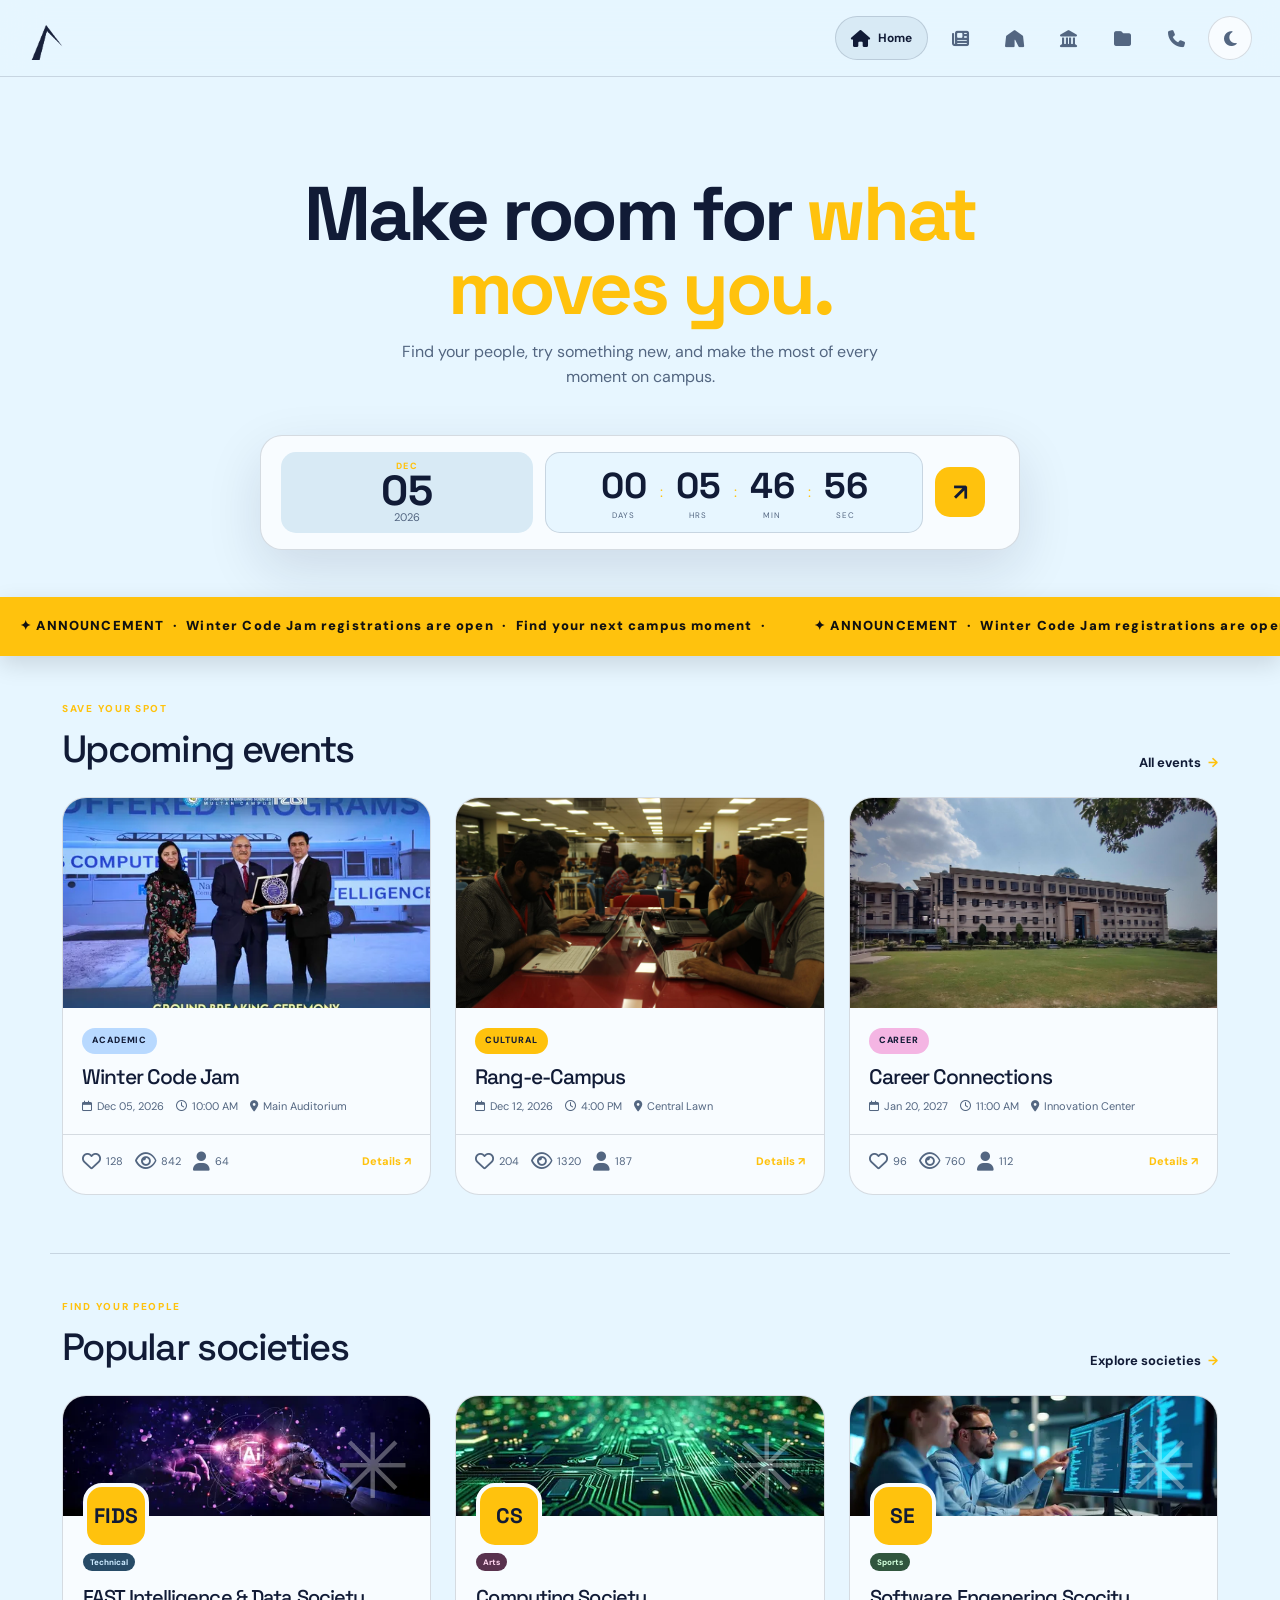
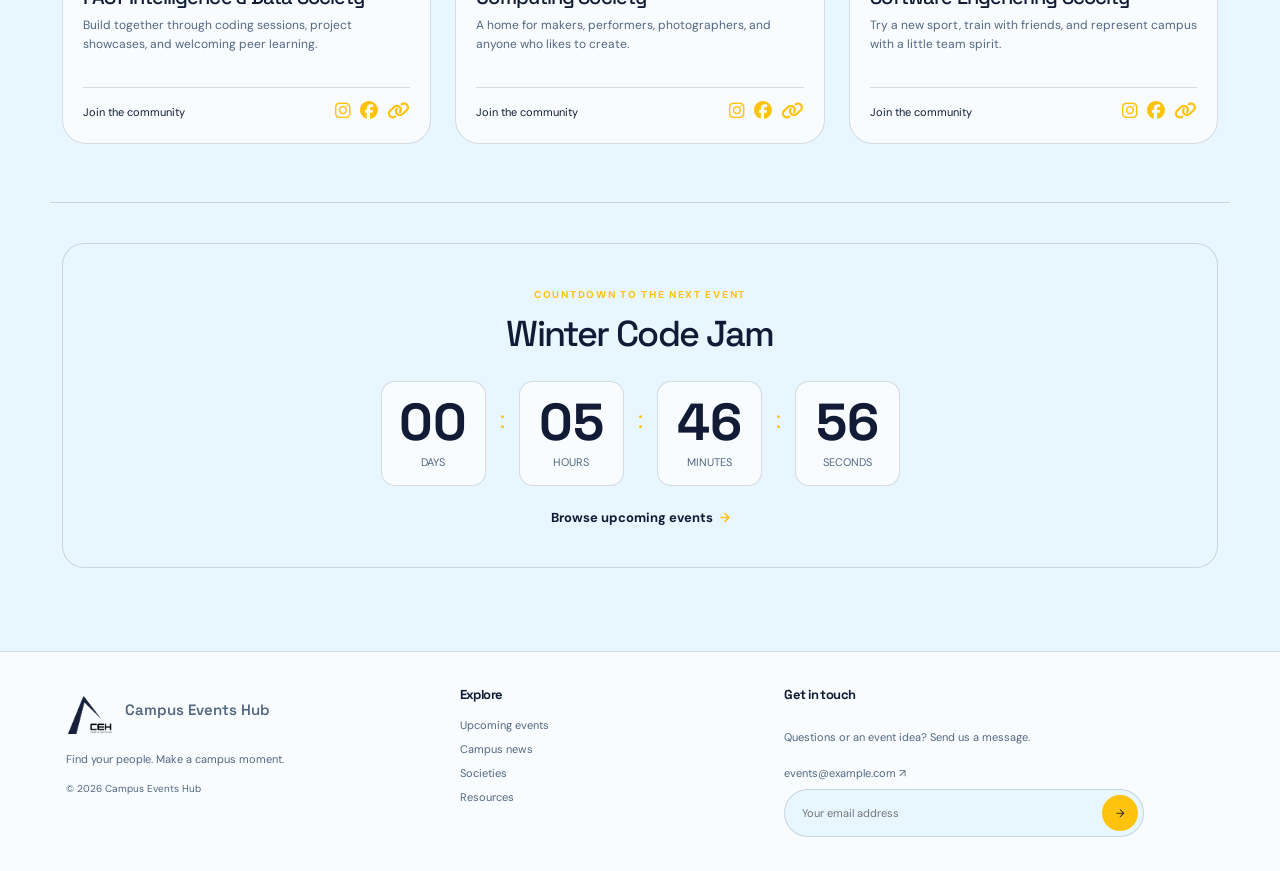
<file: index.html>
<!doctype html>
<html lang="en">

<head>
  <meta charset="utf-8">
  <meta name="viewport" content="width=device-width, initial-scale=1">
  <meta name="description" content="Discover campus events, student societies, and resources at FAST Islamabad.">
  <title>Campus Events Hub</title>
  <link rel="icon" href="images/fav-icon.png">
  <link rel="preconnect" href="https://fonts.googleapis.com">
  <link rel="preconnect" href="https://fonts.gstatic.com" crossorigin>
 <link  href="https://fonts.googleapis.com/css2?family=DM+Sans:wght@400;500;600;700;800&family=Space+Grotesk:wght@500;600;700&display=swap"
    rel="stylesheet">
  <link href="https://cdn.jsdelivr.net/npm/bootstrap@5.3.3/dist/css/bootstrap.min.css" rel="stylesheet">
  <link href="https://cdnjs.cloudflare.com/ajax/libs/font-awesome/6.7.2/css/all.min.css" rel="stylesheet">
  <link rel="stylesheet" href="style/main.css">
  <link rel="stylesheet" href="style/animation.css">
  <link rel="stylesheet" href="style/mobile.css">
</head>

<body>
  <header class="site-header">
    <div class="nav-inner"> 
      <a class="brand" href="index.html">
        <!-- logo -->
        <img src="images/LOGO.png" alt="">
      </a>
      <button class="mobile-nav-toggle" type="button" aria-label="Open navigation" aria-expanded="false">☰</button>
      <nav class="site-nav-links" aria-label="Main navigation">
        <a class="nav-icon-link active" href="index.html" aria-current="page"><i class="nav-symbol fa-solid fa-house" aria-hidden="true"></i><span>Home</span></a>
        <a class="nav-icon-link" href="pages/news.html"><i class="nav-symbol fa-solid fa-newspaper" aria-hidden="true"></i><span>News</span></a>
        <a class="nav-icon-link" href="pages/events.html"><i class="nav-symbol fa-solid fa-tent" aria-hidden="true"></i><span>Events</span></a>
        <a class="nav-icon-link" href="pages/societies.html"><i class="nav-symbol fa-solid fa-landmark" aria-hidden="true"></i><span>Societies</span></a>
        <a class="nav-icon-link" href="pages/resources.html"><i class="nav-symbol fa-solid fa-folder" aria-hidden="true"></i><span>Resources</span></a>
        <a class="nav-icon-link" href="pages/contact.html"><i class="nav-symbol fa-solid fa-phone" aria-hidden="true"></i><span>Contact</span></a>
        <button class="theme-toggle" type="button" aria-label="Use dark theme"><i class="fa-solid fa-sun" aria-hidden="true"></i></button>
      </nav>
    </div>
  </header>

  <main>
    <section class="home-intro container">
      <h1>Make room for <span>what moves you.</span></h1>
      <p>Find your people, try something new, and make the most of every moment on campus.</p>
      <div class="home-countdown" aria-label="Countdown to the next campus event">
        <div class="countdown-date">
          <time class="date-calendar" id="home-next-date" datetime="2026-12-05T10:00:00"
            aria-label="Next event date">
            <span>Dec</span>
            <strong>05</strong>
            <span>2026</span>
          </time>
        </div>
        <div class="countdown-clock" id="small-countdown" aria-label="Time remaining">
          <div><b data-time-part>00</b><small>days</small></div><i>:</i>
          <div><b data-time-part>00</b><small>hrs</small></div><i>:</i>
          <div><b data-time-part>00</b><small>min</small></div><i>:</i>
          <div><b data-time-part>00</b><small>sec</small></div>
        </div>
        <a class="countdown-arrow" href="pages/events.html" aria-label="View upcoming events">↗</a>
      </div>
    </section>

    <div class="announcement-band" aria-label="Campus announcement ticker">
      <div class="announcement-track">
        <span>✦ ANNOUNCEMENT&nbsp; · &nbsp;Winter Code Jam registrations are open&nbsp; · &nbsp;Find your next campus moment&nbsp; · &nbsp;</span>
        <span aria-hidden="true">✦ ANNOUNCEMENT&nbsp; · &nbsp;Winter Code Jam registrations are open&nbsp; · &nbsp;Find your next campus moment&nbsp; · &nbsp;</span>
        <span aria-hidden="true">✦ ANNOUNCEMENT&nbsp; · &nbsp;Winter Code Jam registrations are open&nbsp; · &nbsp;Find your next campus moment&nbsp; · &nbsp;</span>
      </div>
    </div>

    <section class="container section-space" aria-labelledby="featured-title">
      <div class="section-heading">
        <div><span class="eyebrow">SAVE YOUR SPOT</span><h2 id="featured-title">Upcoming events</h2></div>
        <a href="pages/events.html" class="text-link">All events <span aria-hidden="true">→</span></a>
      </div>
      <div class="row g-4">
        <div class="col-md-6 col-xl-4">
          <article class="event-card" data-event-card data-event-date="Dec 05, 2026" data-event-time="10:00 AM" data-event-venue="Main Auditorium" data-organizer="Computing Society" data-description="A friendly day-long build sprint for curious makers. Form a team, bring an idea, and make a working prototype before the final showcase.">
            <a class="event-open" href="#event-dialog" data-event-details aria-label="View Winter Code Jam details">
              <div class="event-poster">
                <div class="poster-fallback"><span>Winter Code Jam</span></div>
                <img src="images/event1.webp" alt="Computer components on a work table">
              </div>
              <div class="event-card-body">
                <span class="category-pill category-academic">Academic</span>
                <h3>Winter Code Jam</h3>
                <div class="event-meta">
                  <span><i class="fa-regular fa-calendar" aria-hidden="true"></i> Dec 05, 2026</span>
                  <span><i class="fa-regular fa-clock" aria-hidden="true"></i> 10:00 AM</span>
                  <span><i class="fa-solid fa-location-dot" aria-hidden="true"></i> Main Auditorium</span>
                </div>
              </div>
            </a>
            <div class="event-card-body event-card-footer">
              <div class="event-stats">
                <button class="stat-button" type="button" data-like-button aria-pressed="false" aria-label="Like Winter Code Jam"><i class="fa-regular fa-heart" aria-hidden="true"></i><span data-like-count>128</span></button>
                <span aria-label="842 views"><i class="fa-regular fa-eye" aria-hidden="true"></i><span data-view-count>842</span></span>
                <span aria-label="64 registered"><i class="fa-solid fa-user" aria-hidden="true"></i><span data-registration-count>64</span></span>
              </div>
              <button class="view-event" type="button" data-event-details>Details ↗</button>
            </div>
          </article>
        </div>
        <div class="col-md-6 col-xl-4">
          <article class="event-card" data-event-card data-event-date="Dec 12, 2026" data-event-time="4:00 PM" data-event-venue="Central Lawn" data-organizer="Cultural Collective" data-description="An evening of music, student performances, food stalls, and traditions from across our community. Bring a friend and stay for the whole show.">
            <a class="event-open" href="#event-dialog" data-event-details aria-label="View Rang-e-Campus details">
              <div class="event-poster">
                <div class="poster-fallback"><span>Rang-e-Campus</span></div>
                <img src="images/event3.jpg" alt="A lively outdoor music event">
              </div>
              <div class="event-card-body">
                <span class="category-pill category-cultural">Cultural</span>
                <h3>Rang-e-Campus</h3>
                <div class="event-meta">
                  <span><i class="fa-regular fa-calendar" aria-hidden="true"></i> Dec 12, 2026</span>
                  <span><i class="fa-regular fa-clock" aria-hidden="true"></i> 4:00 PM</span>
                  <span><i class="fa-solid fa-location-dot" aria-hidden="true"></i> Central Lawn</span>
                </div>
              </div>
            </a>
            <div class="event-card-body event-card-footer">
              <div class="event-stats">
                <button class="stat-button" type="button" data-like-button aria-pressed="false" aria-label="Like Rang-e-Campus"><i class="fa-regular fa-heart" aria-hidden="true"></i><span data-like-count>204</span></button>
                <span aria-label="1320 views"><i class="fa-regular fa-eye" aria-hidden="true"></i><span data-view-count>1320</span></span>
                <span aria-label="187 registered"><i class="fa-solid fa-user" aria-hidden="true"></i><span data-registration-count>187</span></span>
              </div>
              <button class="view-event" type="button" data-event-details>Details ↗</button>
            </div>
          </article>
        </div>
        <div class="col-md-6 col-xl-4">
          <article class="event-card" data-event-card data-event-date="Jan 20, 2027" data-event-time="11:00 AM" data-event-venue="Innovation Center" data-organizer="Career Development Office" data-description="Meet employers, alumni, and early-career mentors. Bring your questions and a fresh copy of your CV for practical feedback.">
            <a class="event-open" href="#event-dialog" data-event-details aria-label="View Career Connections details">
              <div class="event-poster">
                <div class="poster-fallback"><span>Career Connections</span></div>
                <img src="images/campus.jpg" alt="Students meeting with a career mentor">
              </div>
              <div class="event-card-body">
                <span class="category-pill category-career">Career</span>

                <h3>Career Connections</h3>
                <div class="event-meta">
                  <span><i class="fa-regular fa-calendar" aria-hidden="true"></i> Jan 20, 2027</span>
                  <span><i class="fa-regular fa-clock" aria-hidden="true"></i> 11:00 AM</span>
                  <span><i class="fa-solid fa-location-dot" aria-hidden="true"></i> Innovation Center</span>
                </div>
              </div>
            </a>
            <div class="event-card-body event-card-footer">
              <div class="event-stats">
                <button class="stat-button" type="button" data-like-button aria-pressed="false" aria-label="Like Career Connections"><i class="fa-regular fa-heart" aria-hidden="true"></i><span data-like-count>96</span></button>
                <span aria-label="760 views"><i class="fa-regular fa-eye" aria-hidden="true"></i><span data-view-count>760</span></span>
                <span aria-label="112 registered"><i class="fa-solid fa-user" aria-hidden="true"></i><span data-registration-count>112</span></span>
              </div>
              <button class="view-event" type="button" data-event-details>Details ↗</button>
            </div>
          </article>
        </div>
      </div>
    </section>

    <section class="container section-space section-divider" aria-labelledby="societies-title">
      <div class="section-heading">
        <div><span class="eyebrow">FIND YOUR PEOPLE</span><h2 id="societies-title">Popular societies</h2></div>
        <a href="pages/societies.html" class="text-link">Explore societies <span aria-hidden="true">→</span></a>
      </div>
      <div class="row g-4">
        <div class="col-md-6 col-xl-4">
          <article class="society-card">
            <div class="society-cover" style="background:url(images/ai.webp); background-position: center; background-repeat: no-repeat; background-size: cover;"></div>
            <div class="society-card-content">
              <div class="society-logo">FIDS</div>
              <span class="society-category society-technical">Technical</span>
              <h3>FAST Intelligence & Data Society</h3>
              <p>Build together through coding sessions, project showcases, and welcoming peer learning.</p>
              <div class="society-card-foot">
                <span>Join the community</span>
                <div class="society-socials">
                  <a href="https://www.instagram.com/fidstech/" aria-label="Computing Society on Instagram"><i class="fa-brands fa-instagram"></i></a>
                  <a href="https://facebook.com" aria-label="Computing Society on Facebook"><i class="fa-brands fa-facebook"></i></a>
                  <a href="mailto:computing@example.com" aria-label="Email Computing Society"><i class="fa-solid fa-link"></i></a>
                </div>
              </div>
            </div>
          </article>
        </div>
        <div class="col-md-6 col-xl-4">
          <article class="society-card">
            <div class="society-cover" style="background:url(images/cs.webp); background-position: center; background-repeat: no-repeat; background-size: cover;"></div>
            <div class="society-card-content">
              <div class="society-logo">CS</div>
              <span class="society-category society-arts">Arts</span>
              <h3>Computing Society </h3>
              <p>A home for makers, performers, photographers, and anyone who likes to create.</p>
              <div class="society-card-foot">
                <span>Join the community</span>
                <div class="society-socials">
                  <a href="https://www.instagram.com/fidstech/" aria-label="Campus Arts on Instagram"><i class="fa-brands fa-instagram"></i></a>
                  <a href="https://facebook.com" aria-label="Campus Arts on Facebook"><i class="fa-brands fa-facebook"></i></a>
                  <a href="mailto:arts@example.com" aria-label="Email Campus Arts"><i class="fa-solid fa-link"></i></a>
                </div>
              </div>
            </div>
          </article>
        </div>
        <div class="col-md-6 col-xl-4">
          <article class="society-card">
            <div class="society-cover" style="background:url(images/se.webp); background-position: center; background-repeat: no-repeat; background-size: cover;"></div>
            <div class="society-card-content">
              <div class="society-logo">SE</div>
              <span class="society-category society-sports">Sports</span>
              <h3>Software Engenering Scocity</h3>
              <p>Try a new sport, train with friends, and represent campus with a little team spirit.</p>
              <div class="society-card-foot">
                <span>Join the community</span>
                <div class="society-socials">
                  <a href="https://www.instagram.com/fidstech/" aria-label="Athletics Club on Instagram"><i class="fa-brands fa-instagram"></i></a>
                  <a href="https://facebook.com" aria-label="Athletics Club on Facebook"><i class="fa-brands fa-facebook"></i></a>
                  <a href="mailto:athletics@example.com" aria-label="Email Athletics Club"><i class="fa-solid fa-link"></i></a>
                </div>
              </div>
            </div>
          </article>
        </div>
      </div>
    </section>

    <section class="container section-space section-divider" aria-labelledby="big-countdown-heading">
      <div class="big-countdown-panel">
        <span class="eyebrow">COUNTDOWN TO THE NEXT EVENT</span>
        <h2 id="big-countdown-heading">Winter Code Jam</h2>
        <div class="large-event-countdown" id="large-countdown" aria-label="Time remaining until the next event">
          <div><b data-time-part>00</b><span>Days</span></div><i>:</i>
          <div><b data-time-part>00</b><span>Hours</span></div><i>:</i>
          <div><b data-time-part>00</b><span>Minutes</span></div><i>:</i>
          <div><b data-time-part>00</b><span>Seconds</span></div>
        </div>
        <a href="pages/events.html" class="text-link">Browse upcoming events <span aria-hidden="true">→</span></a>
      </div>
    </section>
  </main>

  <footer class="site-footer">
    <div class="footer-inner">
      <section class="footer-brand">
         <a class="footer-logo" href="../index.html"><img src="images/LOGO deatil.png" alt="Campus Events Hub logo"><span>Campus Events Hub</span></a>
        <p>Find your people. Make a campus moment.</p>
        <span>© 2026 Campus Events Hub</span>
      </section>
      <nav class="footer-pages" aria-label="Footer navigation">
        <h2>Explore</h2>
        <a href="pages/events.html">Upcoming events</a>
        <a href="pages/news.html">Campus news</a>
        <a href="pages/societies.html">Societies</a>
        <a href="pages/resources.html">Resources</a>
      </nav>
      <section class="footer-contact">
        <h2>Get in touch</h2>
        <p>Questions or an event idea? Send us a message.</p>
        <a class="footer-email" href="mailto:events@example.com">events@example.com ↗</a>
        <form class="footer-signup">
          <label class="visually-hidden" for="footer-email">Email for campus updates</label>
          <input id="footer-email" type="email" placeholder="Your email address" required>
          <button type="submit" aria-label="Subscribe to campus updates">→</button>
        </form>
        <p class="form-success d-none" role="status">Thanks for subscribing to campus updates.</p>
      </section>
    </div>
  </footer>
  <dialog class="event-dialog" id="event-dialog" aria-labelledby="event-dialog-title">
    <div class="event-modal-content">
      <div class="event-dialog-header">
        <span class="eyebrow">EVENT DETAILS</span>
        <button class="event-dialog-close" type="button" aria-label="Close event details">
          <i class="fa-solid fa-xmark" aria-hidden="true"></i>
        </button>
      </div>
      <div class="modal-event-grid">
        <div class="modal-event-image">
          <div class="event-poster">
            <div class="poster-fallback"><span id="event-dialog-poster-title"></span></div>
            <img id="event-dialog-image" alt="">
          </div>
        </div>
        <div>
          <span class="category-pill" id="event-dialog-category"></span>
          <h2 id="event-dialog-title"></h2>
          <p id="event-dialog-description"></p>
          <div class="detail-info-grid">
            <div class="info-box"><small>Date</small><b id="event-dialog-date"></b></div>
            <div class="info-box"><small>Time</small><b id="event-dialog-time"></b></div>
            <div class="info-box"><small>Venue</small><b id="event-dialog-venue"></b></div>
            <div class="info-box"><small>Organizer</small><b id="event-dialog-organizer"></b></div>
          </div>
          <div class="event-stats modal-stats">
            <span><i class="fa-regular fa-heart" aria-hidden="true"></i><span id="event-dialog-likes"></span> likes</span>
            <span><i class="fa-regular fa-eye" aria-hidden="true"></i><span id="event-dialog-views"></span> views</span>
            <span><i class="fa-solid fa-user" aria-hidden="true"></i><span id="event-dialog-registrations"></span> registered</span>
          </div>
          <div class="modal-registration">
            <h3>Interested in attending?</h3>
            <form id="event-registration-form" class="event-registration-form">
              <label>Your name<input name="name" autocomplete="name" required></label>
              <label>Email address<input name="email" type="email" autocomplete="email" required></label>
              <button class="btn btn-accent" id="event-register" type="submit">Register for event</button>
            </form>
            <p class="form-success" id="event-registration-status" role="status" hidden>
              Registration counted for this visit only; refreshing the page resets it.
            </p>
          </div>
        </div>
      </div>
    </div>
  </dialog>
  <script src="js/script.js"></script>
</body>

</html>
</file>
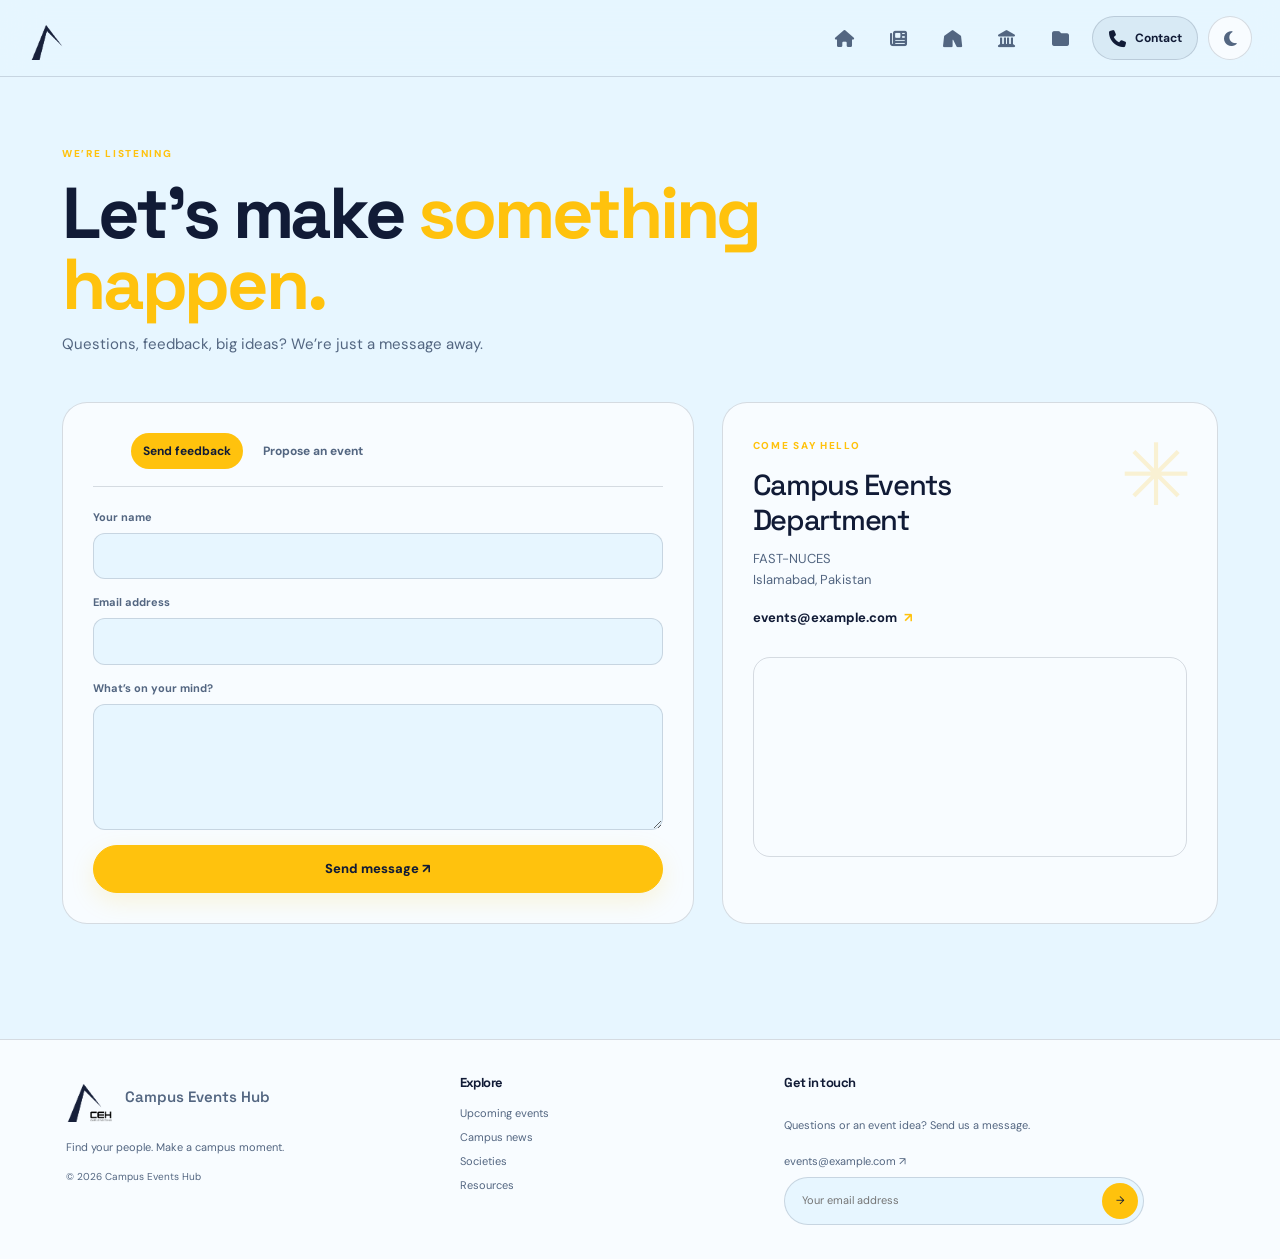
<file: pages/contact.html>
<!doctype html>
<html lang="en">

<head>
    <meta charset="utf-8">
    <meta name="viewport" content="width=device-width, initial-scale=1">
    <title>Contact &amp; Proposal | Campus Events Hub</title>
    <link rel="icon" href="../images/fav-icon.png">
    <link rel="preconnect" href="https://fonts.googleapis.com">
    <link rel="preconnect" href="https://fonts.gstatic.com" crossorigin>
    <link
        href="https://fonts.googleapis.com/css2?family=DM+Sans:wght@400;500;600;700;800&family=Space+Grotesk:wght@500;600;700&display=swap"
        rel="stylesheet">
    <link href="https://cdn.jsdelivr.net/npm/bootstrap@5.3.3/dist/css/bootstrap.min.css" rel="stylesheet">
    <link href="https://cdnjs.cloudflare.com/ajax/libs/font-awesome/6.7.2/css/all.min.css" rel="stylesheet">
    <link rel="stylesheet" href="../style/main.css">
    <link rel="stylesheet" href="../style/animation.css">
    <link rel="stylesheet" href="../style/mobile.css">
</head>

<body>
    <header class="site-header">
        <div class="nav-inner">
            <a class="brand" href="../index.html"><img src="../images/LOGO.png" alt=""> </a>
            <button class="mobile-nav-toggle" type="button" aria-label="Open navigation" aria-expanded="false">☰</button>
            <nav class="site-nav-links" aria-label="Main navigation">
                <a class="nav-icon-link" href="../index.html"><i class="nav-symbol fa-solid fa-house" aria-hidden="true"></i><span>Home</span></a>
                <a class="nav-icon-link" href="news.html"><i class="nav-symbol fa-solid fa-newspaper" aria-hidden="true"></i><span>News</span></a>
                <a class="nav-icon-link" href="events.html"><i class="nav-symbol fa-solid fa-tent" aria-hidden="true"></i><span>Events</span></a>
                <a class="nav-icon-link" href="societies.html"><i class="nav-symbol fa-solid fa-landmark" aria-hidden="true"></i><span>Societies</span></a>
                <a class="nav-icon-link" href="resources.html"><i class="nav-symbol fa-solid fa-folder" aria-hidden="true"></i><span>Resources</span></a>
                <a class="nav-icon-link active" href="contact.html" aria-current="page"><i class="nav-symbol fa-solid fa-phone" aria-hidden="true"></i><span>Contact</span></a>
                <button class="theme-toggle" type="button" aria-label="Use dark theme"><i class="fa-solid fa-sun" aria-hidden="true"></i></button>
            </nav>
        </div>
    </header>

    <main class="container page-shell">
        <header class="page-intro">
            <span class="eyebrow">WE’RE LISTENING</span>
            <h1>Let’s make <span>something happen.</span></h1>
            <p>Questions, feedback, big ideas? We’re just a message away.</p>
        </header>
        <div class="contact-layout">
            <section class="form-panel">
                <div class="form-switch" role="tablist" aria-label="Contact form type">
                    <button class="form-switch-button active" type="button" role="tab" data-form-tab="feedback"
                        aria-controls="feedback-form" aria-selected="true">Send feedback</button>
                    <button class="form-switch-button" type="button" role="tab" data-form-tab="proposal"
                        aria-controls="proposal-form" aria-selected="false">Propose an event</button>
                </div>
                <form id="feedback-form" class="hub-form" role="tabpanel" tabindex="0">
                    <label>Your name<input name="name" autocomplete="name" required></label>
                    <label>Email address<input type="email" name="email" autocomplete="email" required></label>
                    <label>What’s on your mind?<textarea name="message" rows="5" required></textarea></label>
                    <button class="btn btn-accent" type="submit">Send message <span>↗</span></button>
                    <p class="form-success d-none" role="status">Thanks for reaching out. Your message is ready!</p>
                </form>
                <form id="proposal-form" class="hub-form d-none" role="tabpanel" tabindex="0">
                    <div class="form-grid">
                        <label>Society / organizer<input name="organizer" required></label>
                        <label>Contact name<input name="name" required></label>
                        <label>Email address<input type="email" name="email" required></label>
                        <label>Event title<input name="title" required></label>
                        <label>Category<select name="category" required>
                            <option value="">Choose a category</option><option>Academic</option><option>Cultural</option>
                            <option>Sports</option><option>Career</option>
                        </select></label>
                        <label>Proposed date<input type="date" name="date" required></label>
                        <label>Time<input type="time" name="time" required></label>
                        <label>Preferred venue<input name="venue" required></label>
                        <label>Expected attendance<input type="number" name="attendance" min="1" required></label>
                    </div>
                    <label>Tell us about the event<textarea name="description" rows="4" required></textarea></label>
                    <button class="btn btn-accent" type="submit">Send proposal <span>↗</span></button>
                    <p class="form-success d-none" role="status">Thanks! Your proposal has been recorded for this demo.</p>
                </form>
            </section>
            <aside class="contact-aside">
                <div class="contact-aside-mark" aria-hidden="true">✳</div>
                <span class="eyebrow">COME SAY HELLO</span>
                <h2>Campus Events<br>Department</h2>
                <p>FAST-NUCES<br>Islamabad, Pakistan</p>
                <a class="text-link" href="mailto:events@example.com">events@example.com <span>↗</span></a>
                <div class="map-frame">
                    <iframe title="Map to FAST Islamabad"
                        src="https://maps.google.com/maps?q=FAST%20NUCES%20Islamabad&amp;t=&amp;z=14&amp;ie=UTF8&amp;iwloc=&amp;output=embed"
                        loading="lazy" referrerpolicy="no-referrer-when-downgrade"></iframe>
                </div>
            </aside>
        </div>
    </main>

    <footer class="site-footer">
        <div class="footer-inner">
            <section class="footer-brand">
                 <a class="footer-logo" href="../index.html"><img src="../images/LOGO deatil.png" alt="Campus Events Hub logo"><span>Campus Events Hub</span></a>
                <p>Find your people. Make a campus moment.</p>
                <span>© 2026 Campus Events Hub</span>
            </section>
            <nav class="footer-pages" aria-label="Footer navigation">
                <h2>Explore</h2><a href="events.html">Upcoming events</a><a href="news.html">Campus news</a><a href="societies.html">Societies</a><a href="resources.html">Resources</a>
            </nav>
            <section class="footer-contact">
                <h2>Get in touch</h2><p>Questions or an event idea? Send us a message.</p>
                <a class="footer-email" href="mailto:events@example.com">events@example.com ↗</a>
                <form class="footer-signup">
                    <label class="visually-hidden" for="footer-email">Email for campus updates</label>
                    <input id="footer-email" type="email" placeholder="Your email address" required>
                    <button type="submit" aria-label="Subscribe to campus updates">→</button>
                </form>
                <p class="form-success d-none" role="status">Thanks for subscribing to campus updates.</p>
            </section>
        </div>
    </footer>
    <script src="../js/script.js"></script>
</body>

</html>
</file>
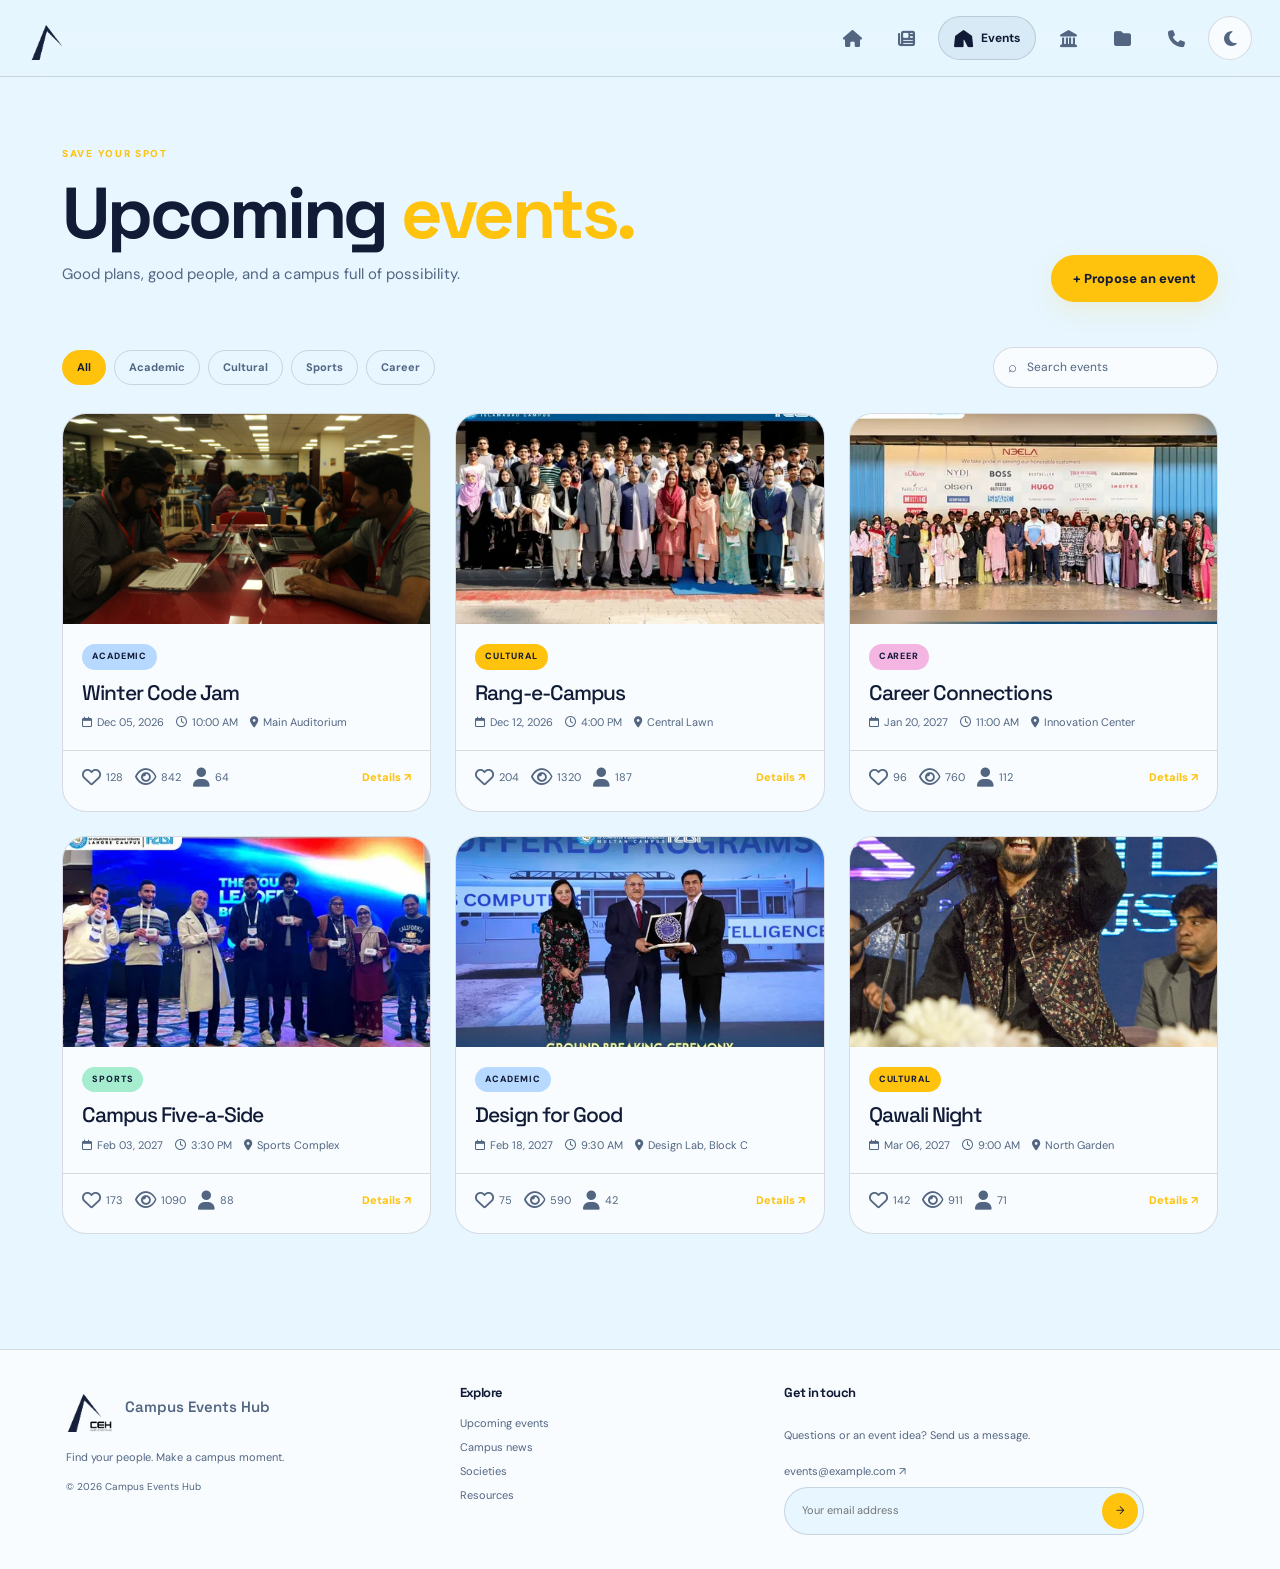
<file: pages/events.html>
<!doctype html>
<html lang="en">

<head>
    <meta charset="utf-8">
    <meta name="viewport" content="width=device-width, initial-scale=1">
    <title>Upcoming Events | Campus Events Hub</title>
    <link rel="icon" href="../images/fav-icon.png">
    <link rel="preconnect" href="https://fonts.googleapis.com">
    <link rel="preconnect" href="https://fonts.gstatic.com" crossorigin>
    <link
        href="https://fonts.googleapis.com/css2?family=DM+Sans:wght@400;500;600;700;800&family=Space+Grotesk:wght@500;600;700&display=swap"
        rel="stylesheet">
    <link href="https://cdn.jsdelivr.net/npm/bootstrap@5.3.3/dist/css/bootstrap.min.css" rel="stylesheet">
    <link href="https://cdnjs.cloudflare.com/ajax/libs/font-awesome/6.7.2/css/all.min.css" rel="stylesheet">
    <link rel="stylesheet" href="../style/main.css">
    <link rel="stylesheet" href="../style/animation.css">
    <link rel="stylesheet" href="../style/mobile.css">
</head>

<body>
    <header class="site-header">
        <div class="nav-inner">
            <a class="brand" href="../index.html"><img src="../images/LOGO.png" alt=""> </a>
            <button class="mobile-nav-toggle" type="button" aria-label="Open navigation" aria-expanded="false">☰</button>
            <nav class="site-nav-links" aria-label="Main navigation">
                <a class="nav-icon-link" href="../index.html"><i class="nav-symbol fa-solid fa-house" aria-hidden="true"></i><span>Home</span></a>
                <a class="nav-icon-link" href="news.html"><i class="nav-symbol fa-solid fa-newspaper" aria-hidden="true"></i><span>News</span></a>
                <a class="nav-icon-link active" href="events.html" aria-current="page"><i class="nav-symbol fa-solid fa-tent" aria-hidden="true"></i><span>Events</span></a>
                <a class="nav-icon-link" href="societies.html"><i class="nav-symbol fa-solid fa-landmark" aria-hidden="true"></i><span>Societies</span></a>
                <a class="nav-icon-link" href="resources.html"><i class="nav-symbol fa-solid fa-folder" aria-hidden="true"></i><span>Resources</span></a>
                <a class="nav-icon-link" href="contact.html"><i class="nav-symbol fa-solid fa-phone" aria-hidden="true"></i><span>Contact</span></a>
                <button class="theme-toggle" type="button" aria-label="Use dark theme"><i class="fa-solid fa-sun" aria-hidden="true"></i></button>
            </nav>
        </div>
    </header>

    <main class="container page-shell">
        <header class="page-intro page-intro-row">
            <div>
                <span class="eyebrow">SAVE YOUR SPOT</span>
                <h1>Upcoming <span>events.</span></h1>
                <p>Good plans, good people, and a campus full of possibility.</p>
            </div>
            <a class="btn btn-accent" href="contact.html?form=proposal">+ Propose an event</a>
        </header>

        <section class="events-toolbar" data-filter-group="events">
            <div class="filter-list" role="group" aria-label="Filter events by category">
                <button class="filter-button active" type="button" data-filter-value="All">All</button>
                <button class="filter-button" type="button" data-filter-value="Academic">Academic</button>
                <button class="filter-button" type="button" data-filter-value="Cultural">Cultural</button>
                <button class="filter-button" type="button" data-filter-value="Sports">Sports</button>
                <button class="filter-button" type="button" data-filter-value="Career">Career</button>
            </div>
            <label class="search-field"><span aria-hidden="true">⌕</span>
                <input type="search" data-card-search placeholder="Search events" aria-label="Search events">
            </label>
        </section>

        <div class="row g-4" data-card-list="events">
            <div class="col-md-6 col-xl-4" data-category="Academic">
                <article class="event-card" data-event-card data-event-date="Dec 05, 2026" data-event-time="10:00 AM" data-event-venue="Main Auditorium" data-organizer="Computing Society" data-description="A friendly day-long build sprint for curious makers. Form a team, bring an idea, and make a working prototype before the final showcase.">
                    <a class="event-open" href="#event-dialog" data-event-details aria-label="View Winter Code Jam details">
                        <div class="event-poster"><div class="poster-fallback"><span>Winter Code Jam</span></div>
                            <img src="../images/event3.jpg" alt="Computer components on a work table"></div>
                        <div class="event-card-body"><span class="category-pill category-academic">Academic</span>
                            <h3>Winter Code Jam</h3>
                            <div class="event-meta"><span><i class="fa-regular fa-calendar" aria-hidden="true"></i> Dec 05, 2026</span><span><i class="fa-regular fa-clock" aria-hidden="true"></i> 10:00 AM</span><span><i class="fa-solid fa-location-dot" aria-hidden="true"></i> Main Auditorium</span></div>
                        </div>
                        </a>
                    <div class="event-card-body event-card-footer">
                        <div class="event-stats">
                            <button class="stat-button" type="button" data-like-button aria-pressed="false" aria-label="Like Winter Code Jam"><i class="fa-regular fa-heart" aria-hidden="true"></i><span data-like-count>128</span></button>
                            <span aria-label="842 views"><i class="fa-regular fa-eye" aria-hidden="true"></i><span data-view-count>842</span></span>
                            <span aria-label="64 registered"><i class="fa-solid fa-user" aria-hidden="true"></i><span data-registration-count>64</span></span>
                        </div>
                        <button class="view-event" type="button" data-event-details>Details ↗</button>
                    </div>
                </article>
            </div>
            <div class="col-md-6 col-xl-4" data-category="Cultural">
                <article class="event-card" data-event-card data-event-date="Dec 12, 2026" data-event-time="4:00 PM" data-event-venue="Central Lawn" data-organizer="Cultural Collective" data-description="An evening of music, student performances, food stalls, and traditions from across our community. Bring a friend and stay for the whole show.">
                    <a class="event-open" href="#event-dialog" data-event-details aria-label="View Rang-e-Campus details">
                        <div class="event-poster"><div class="poster-fallback"><span>Rang-e-Campus</span></div>
                            <img src="../images/event4.webp"  alt="A lively outdoor music event"></div>
                        <div class="event-card-body"><span class="category-pill category-cultural">Cultural</span>
                            <h3>Rang-e-Campus</h3>
                            <div class="event-meta"><span><i class="fa-regular fa-calendar" aria-hidden="true"></i> Dec 12, 2026</span><span><i class="fa-regular fa-clock" aria-hidden="true"></i> 4:00 PM</span><span><i class="fa-solid fa-location-dot" aria-hidden="true"></i> Central Lawn</span></div>
                        </div>
                        </a>
                    <div class="event-card-body event-card-footer">
                        <div class="event-stats">
                            <button class="stat-button" type="button" data-like-button aria-pressed="false" aria-label="Like Rang-e-Campus"><i class="fa-regular fa-heart" aria-hidden="true"></i><span data-like-count>204</span></button>
                            <span aria-label="1320 views"><i class="fa-regular fa-eye" aria-hidden="true"></i><span data-view-count>1320</span></span>
                            <span aria-label="187 registered"><i class="fa-solid fa-user" aria-hidden="true"></i><span data-registration-count>187</span></span>
                        </div>
                        <button class="view-event" type="button" data-event-details>Details ↗</button>
                    </div>
                </article>
            </div>
            <div class="col-md-6 col-xl-4" data-category="Career">
                <article class="event-card" data-event-card data-event-date="Jan 20, 2027" data-event-time="11:00 AM" data-event-venue="Innovation Center" data-organizer="Career Development Office" data-description="Meet employers, alumni, and early-career mentors. Bring your questions and a fresh copy of your CV for practical feedback.">
                    <a class="event-open" href="#event-dialog" data-event-details aria-label="View Career Connections details">
                        <div class="event-poster"><div class="poster-fallback"><span>Career Connections</span></div>
                            <img src="../images/event6.webp"  alt="Students meeting with a career mentor"></div>
                        <div class="event-card-body"><span class="category-pill category-career">Career</span>
                            <h3>Career Connections</h3>
                            <div class="event-meta"><span><i class="fa-regular fa-calendar" aria-hidden="true"></i> Jan 20, 2027</span><span><i class="fa-regular fa-clock" aria-hidden="true"></i> 11:00 AM</span><span><i class="fa-solid fa-location-dot" aria-hidden="true"></i> Innovation Center</span></div>
                        </div>
                        </a>
                    <div class="event-card-body event-card-footer">
                        <div class="event-stats">
                            <button class="stat-button" type="button" data-like-button aria-pressed="false" aria-label="Like Career Connections"><i class="fa-regular fa-heart" aria-hidden="true"></i><span data-like-count>96</span></button>
                            <span aria-label="760 views"><i class="fa-regular fa-eye" aria-hidden="true"></i><span data-view-count>760</span></span>
                            <span aria-label="112 registered"><i class="fa-solid fa-user" aria-hidden="true"></i><span data-registration-count>112</span></span>
                        </div>
                        <button class="view-event" type="button" data-event-details>Details ↗</button>
                    </div>
                </article>
            </div>
            <div class="col-md-6 col-xl-4" data-category="Sports">
                <article class="event-card" data-event-card data-event-date="Feb 03, 2027" data-event-time="3:30 PM" data-event-venue="Sports Complex" data-organizer="Athletics Club" data-description="Round up your team for a spirited five-a-side tournament. All experience levels welcome; fair play and fun come first.">
                    <a class="event-open" href="#event-dialog" data-event-details aria-label="View Campus Five-a-Side details">
                        <div class="event-poster"><div class="poster-fallback"><span>Campus Five-a-Side</span></div>
                            <img src="../images/event5.webp"  alt="A campus soccer match"></div>
                        <div class="event-card-body"><span class="category-pill category-sports">Sports</span>
                            <h3>Campus Five-a-Side</h3>
                            <div class="event-meta"><span><i class="fa-regular fa-calendar" aria-hidden="true"></i> Feb 03, 2027</span><span><i class="fa-regular fa-clock" aria-hidden="true"></i> 3:30 PM</span><span><i class="fa-solid fa-location-dot" aria-hidden="true"></i> Sports Complex</span></div>
                        </div>
                        </a>
                    <div class="event-card-body event-card-footer">
                        <div class="event-stats">
                            <button class="stat-button" type="button" data-like-button aria-pressed="false" aria-label="Like Campus Five-a-Side"><i class="fa-regular fa-heart" aria-hidden="true"></i><span data-like-count>173</span></button>
                            <span aria-label="1090 views"><i class="fa-regular fa-eye" aria-hidden="true"></i><span data-view-count>1090</span></span>
                            <span aria-label="88 registered"><i class="fa-solid fa-user" aria-hidden="true"></i><span data-registration-count>88</span></span>
                        </div>
                        <button class="view-event" type="button" data-event-details>Details ↗</button>
                    </div>
                </article>
            </div>
            <div class="col-md-6 col-xl-4" data-category="Academic">
                <article class="event-card" data-event-card data-event-date="Feb 18, 2027" data-event-time="9:30 AM" data-event-venue="Design Lab, Block C" data-organizer="Design &amp; Innovation Society" data-description="A collaborative workshop exploring how thoughtful design can make everyday campus experiences more welcoming and accessible.">
                    <a class="event-open" href="#event-dialog" data-event-details aria-label="View Design for Good details">
                        <div class="event-poster"><div class="poster-fallback"><span>Design for Good</span></div>
                            <img src="../images/event1.webp"  alt="Design sketches and colorful materials"></div>
                        <div class="event-card-body"><span class="category-pill category-academic">Academic</span>
                            <h3>Design for Good</h3>
                            <div class="event-meta"><span><i class="fa-regular fa-calendar" aria-hidden="true"></i> Feb 18, 2027</span><span><i class="fa-regular fa-clock" aria-hidden="true"></i> 9:30 AM</span><span><i class="fa-solid fa-location-dot" aria-hidden="true"></i> Design Lab, Block C</span></div>
                        </div>
                        </a>
                    <div class="event-card-body event-card-footer">
                        <div class="event-stats">
                            <button class="stat-button" type="button" data-like-button aria-pressed="false" aria-label="Like Design for Good"><i class="fa-regular fa-heart" aria-hidden="true"></i><span data-like-count>75</span></button>
                            <span aria-label="590 views"><i class="fa-regular fa-eye" aria-hidden="true"></i><span data-view-count>590</span></span>
                            <span aria-label="42 registered"><i class="fa-solid fa-user" aria-hidden="true"></i><span data-registration-count>42</span></span>
                        </div>
                        <button class="view-event" type="button" data-event-details>Details ↗</button>
                    </div>
                </article>
            </div>
            <div class="col-md-6 col-xl-4" data-category="Cultural">
                <article class="event-card" data-event-card data-event-date="Mar 06, 2027" data-event-time="9:00 AM" data-event-venue="North Garden" data-organizer="Earth &amp; Community Society" data-description="Join a hands-on morning of planting, repair stations, and small ideas for a more sustainable campus. Tools and refreshments provided.">
                    <a class="event-open" href="#event-dialog" data-event-details aria-label="View Green Campus Day details">
                        <div class="event-poster"><div class="poster-fallback"><span>Green Campus Day</span></div>
                            <img src="../images/even2.jpg"  alt="A green garden ready for planting"></div>
                        <div class="event-card-body"><span class="category-pill category-cultural">Cultural</span>
                            <h3>Qawali Night</h3>
                            <div class="event-meta"><span><i class="fa-regular fa-calendar" aria-hidden="true"></i> Mar 06, 2027</span><span><i class="fa-regular fa-clock" aria-hidden="true"></i> 9:00 AM</span><span><i class="fa-solid fa-location-dot" aria-hidden="true"></i> North Garden</span></div>
                        </div>
                        </a>
                    <div class="event-card-body event-card-footer">
                        <div class="event-stats">
                            <button class="stat-button" type="button" data-like-button aria-pressed="false" aria-label="Like Green Campus Day"><i class="fa-regular fa-heart" aria-hidden="true"></i><span data-like-count>142</span></button>
                            <span aria-label="911 views"><i class="fa-regular fa-eye" aria-hidden="true"></i><span data-view-count>911</span></span>
                            <span aria-label="71 registered"><i class="fa-solid fa-user" aria-hidden="true"></i><span data-registration-count>71</span></span>
                        </div>
                        <button class="view-event" type="button" data-event-details>Details ↗</button>
                    </div>
                </article>
            </div>
        </div>
        <p class="empty-state" data-empty-state="events" hidden>No events match that search. Try another category or keyword.</p>
    </main>

    <footer class="site-footer">
        <div class="footer-inner">
            <section class="footer-brand">
                 <a class="footer-logo" href="../index.html"><img src="../images/LOGO deatil.png" alt="Campus Events Hub logo"><span>Campus Events Hub</span></a>
                <p>Find your people. Make a campus moment.</p>
                <span>© 2026 Campus Events Hub</span>
            </section>
            <nav class="footer-pages" aria-label="Footer navigation">
                <h2>Explore</h2><a href="events.html">Upcoming events</a><a href="news.html">Campus news</a><a href="societies.html">Societies</a><a href="resources.html">Resources</a>
            </nav>
            <section class="footer-contact">
                <h2>Get in touch</h2><p>Questions or an event idea? Send us a message.</p>
                <a class="footer-email" href="mailto:events@example.com">events@example.com ↗</a>
                <form class="footer-signup">
                    <label class="visually-hidden" for="footer-email">Email for campus updates</label>
                    <input id="footer-email" type="email" placeholder="Your email address" required>
                    <button type="submit" aria-label="Subscribe to campus updates">→</button>
                </form>
                <p class="form-success d-none" role="status">Thanks for subscribing to campus updates.</p>
            </section>
        </div>
    </footer>
    <dialog class="event-dialog" id="event-dialog" aria-labelledby="event-dialog-title">
        <div class="event-modal-content">
            <div class="event-dialog-header">
                <span class="eyebrow">EVENT DETAILS</span>
                <button class="event-dialog-close" type="button" aria-label="Close event details">
                    <i class="fa-solid fa-xmark" aria-hidden="true"></i>
                </button>
            </div>
            <div class="modal-event-grid">
                <div class="modal-event-image">
                    <div class="event-poster">
                        <div class="poster-fallback"><span id="event-dialog-poster-title"></span></div>
                        <img id="event-dialog-image" alt="">
                    </div>
                </div>
                <div>
                    <span class="category-pill" id="event-dialog-category"></span>
                    <h2 id="event-dialog-title"></h2>
                    <p id="event-dialog-description"></p>
                    <div class="detail-info-grid">
                        <div class="info-box"><small>Date</small><b id="event-dialog-date"></b></div>
                        <div class="info-box"><small>Time</small><b id="event-dialog-time"></b></div>
                        <div class="info-box"><small>Venue</small><b id="event-dialog-venue"></b></div>
                        <div class="info-box"><small>Organizer</small><b id="event-dialog-organizer"></b></div>
                    </div>
                    <div class="event-stats modal-stats">
                        <span><i class="fa-regular fa-heart" aria-hidden="true"></i><span id="event-dialog-likes"></span> likes</span>
                        <span><i class="fa-regular fa-eye" aria-hidden="true"></i><span id="event-dialog-views"></span> views</span>
                        <span><i class="fa-solid fa-user" aria-hidden="true"></i><span id="event-dialog-registrations"></span> registered</span>
                    </div>
                    <div class="modal-registration">
                        <h3>Interested in attending?</h3>
                        <form id="event-registration-form" class="event-registration-form">
                            <label>Your name<input name="name" autocomplete="name" required></label>
                            <label>Email address<input name="email" type="email" autocomplete="email" required></label>
                            <button class="btn btn-accent" id="event-register" type="submit">Register for event</button>
                        </form>
                        <p class="form-success" id="event-registration-status" role="status" hidden>
                            Registration counted for this visit only; refreshing the page resets it.
                        </p>
                    </div>
                </div>
            </div>
        </div>
    </dialog>
    <script src="../js/script.js"></script>
</body>

</html>
</file>
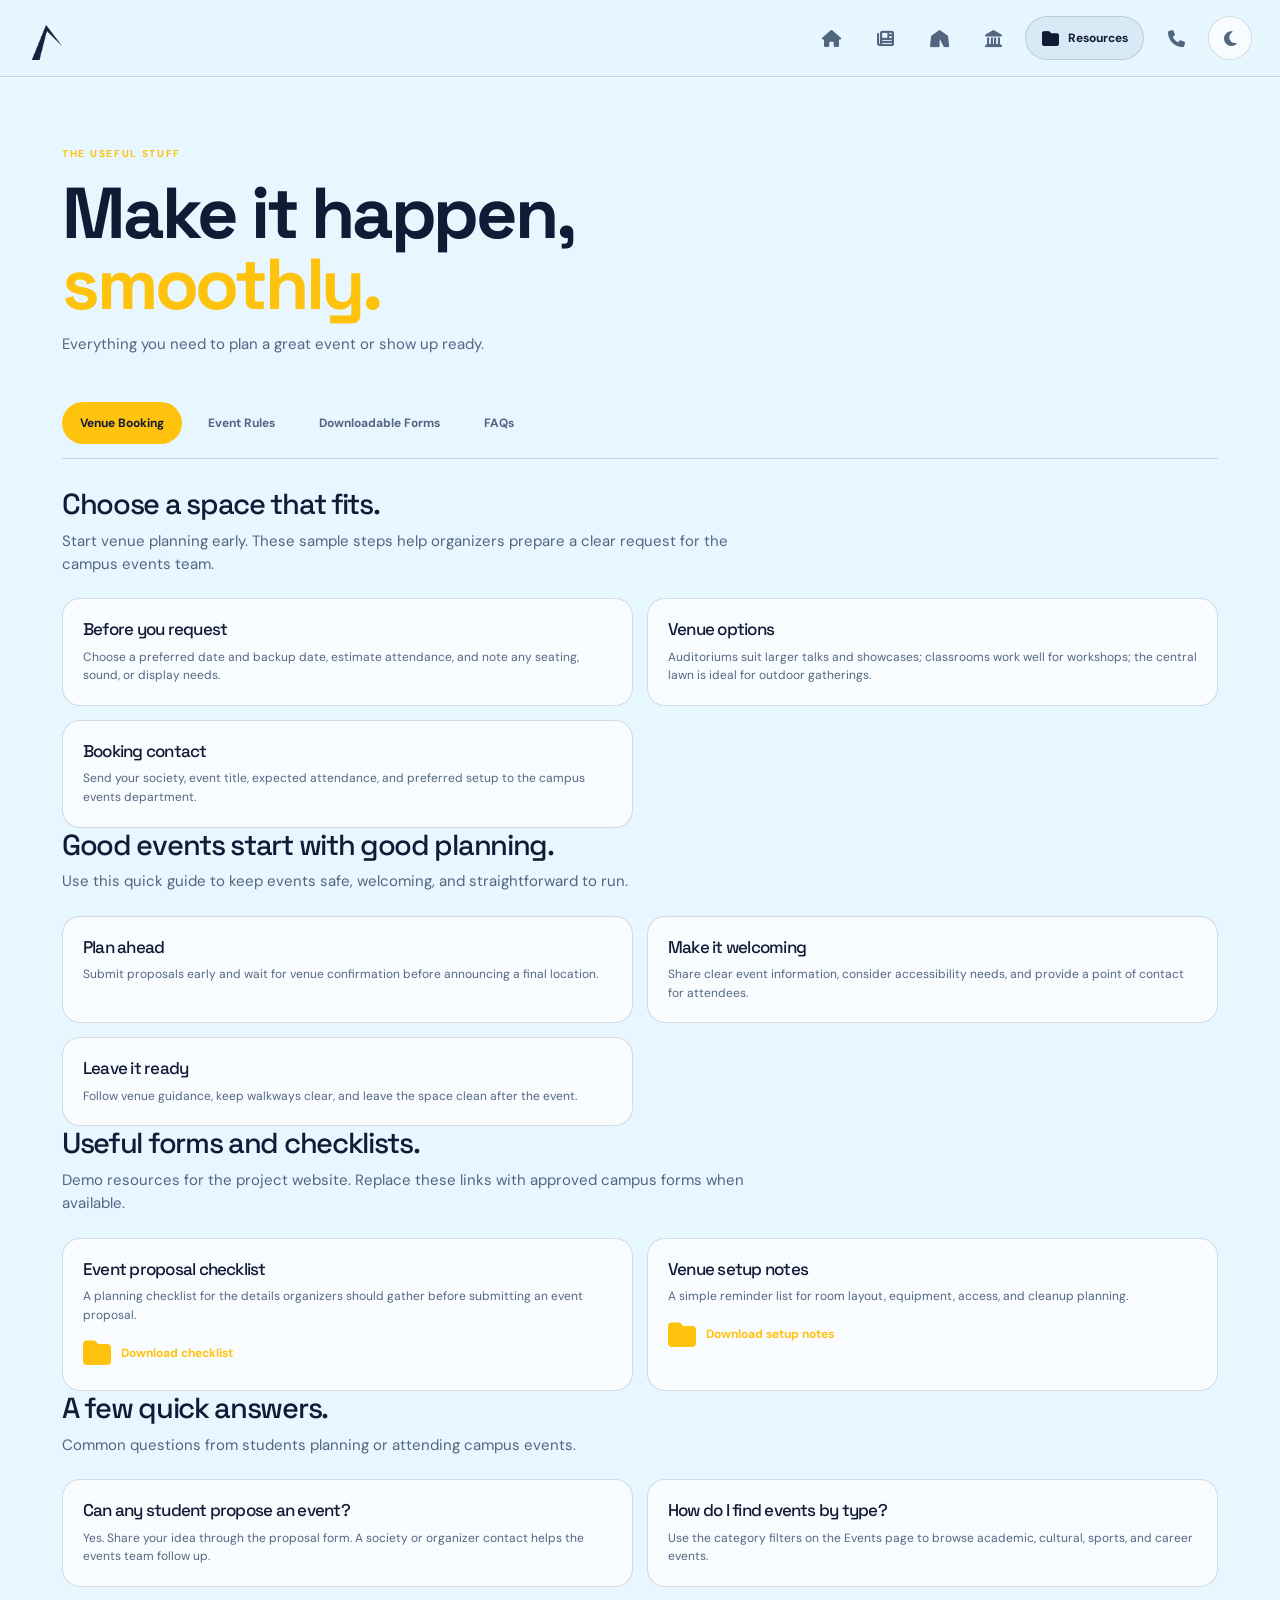
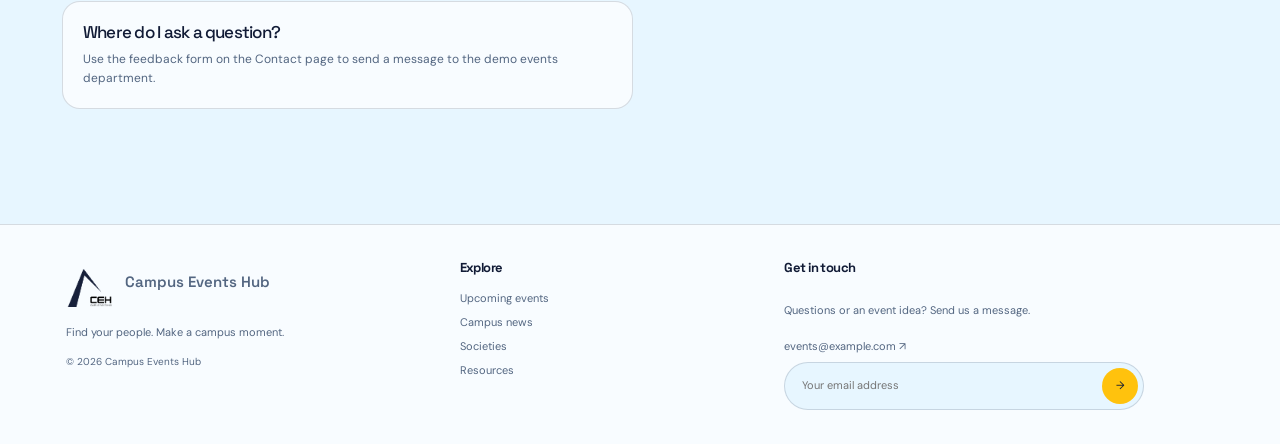
<file: pages/resources.html>
<!doctype html>
<html lang="en">

<head>
    <meta charset="utf-8">
    <meta name="viewport" content="width=device-width, initial-scale=1">
    <title>Resources | Campus Events Hub</title>
    <link rel="icon" href="../images/fav-icon.png">
    <link rel="preconnect" href="https://fonts.googleapis.com">
    <link rel="preconnect" href="https://fonts.gstatic.com" crossorigin>
    <link
        href="https://fonts.googleapis.com/css2?family=DM+Sans:wght@400;500;600;700;800&family=Space+Grotesk:wght@500;600;700&display=swap"
        rel="stylesheet">
    <link href="https://cdn.jsdelivr.net/npm/bootstrap@5.3.3/dist/css/bootstrap.min.css" rel="stylesheet">
    <link href="https://cdnjs.cloudflare.com/ajax/libs/font-awesome/6.7.2/css/all.min.css" rel="stylesheet">
    <link rel="stylesheet" href="../style/main.css">
    <link rel="stylesheet" href="../style/animation.css">
    <link rel="stylesheet" href="../style/mobile.css">
</head>

<body>
    <header class="site-header">
        <div class="nav-inner">
            <a class="brand" href="../index.html"><img src="../images/LOGO.png" alt=""> </a>
            <button class="mobile-nav-toggle" type="button" aria-label="Open navigation" aria-expanded="false">☰</button>
            <nav class="site-nav-links" aria-label="Main navigation">
                <a class="nav-icon-link" href="../index.html"><i class="nav-symbol fa-solid fa-house" aria-hidden="true"></i><span>Home</span></a>
                <a class="nav-icon-link" href="news.html"><i class="nav-symbol fa-solid fa-newspaper" aria-hidden="true"></i><span>News</span></a>
                <a class="nav-icon-link" href="events.html"><i class="nav-symbol fa-solid fa-tent" aria-hidden="true"></i><span>Events</span></a>
                <a class="nav-icon-link" href="societies.html"><i class="nav-symbol fa-solid fa-landmark" aria-hidden="true"></i><span>Societies</span></a>
                <a class="nav-icon-link active" href="resources.html" aria-current="page"><i class="nav-symbol fa-solid fa-folder" aria-hidden="true"></i><span>Resources</span></a>
                <a class="nav-icon-link" href="contact.html"><i class="nav-symbol fa-solid fa-phone" aria-hidden="true"></i><span>Contact</span></a>
                <button class="theme-toggle" type="button" aria-label="Use dark theme"><i class="fa-solid fa-sun" aria-hidden="true"></i></button>
            </nav>
        </div>
    </header>

    <main class="container page-shell">
        <header class="page-intro">
            <span class="eyebrow">THE USEFUL STUFF</span>
            <h1>Make it happen, <span>smoothly.</span></h1>
            <p>Everything you need to plan a great event or show up ready.</p>
        </header>
        <nav class="resource-tabs" aria-label="Resource sections">
            <a class="resource-tab active" href="#venue-booking">Venue Booking</a>
            <a class="resource-tab" href="#event-rules">Event Rules</a>
            <a class="resource-tab" href="#downloadable-forms">Downloadable Forms</a>
            <a class="resource-tab" href="#faqs">FAQs</a>
        </nav>
        <div class="resource-panels">
            <section class="resource-panel" id="venue-booking">
                <h2>Choose a space that fits.</h2>
                <p>Start venue planning early. These sample steps help organizers prepare a clear request for the campus events team.</p>
                <div class="resource-list">
                    <article class="resource-item"><h3>Before you request</h3><p>Choose a preferred date and backup date, estimate attendance, and note any seating, sound, or display needs.</p></article>
                    <article class="resource-item"><h3>Venue options</h3><p>Auditoriums suit larger talks and showcases; classrooms work well for workshops; the central lawn is ideal for outdoor gatherings.</p></article>
                    <article class="resource-item"><h3>Booking contact</h3><p>Send your society, event title, expected attendance, and preferred setup to the campus events department.</p></article>
                </div>
            </section>
            <section class="resource-panel" id="event-rules">
                <h2>Good events start with good planning.</h2>
                <p>Use this quick guide to keep events safe, welcoming, and straightforward to run.</p>
                <div class="resource-list">
                    <article class="resource-item"><h3>Plan ahead</h3><p>Submit proposals early and wait for venue confirmation before announcing a final location.</p></article>
                    <article class="resource-item"><h3>Make it welcoming</h3><p>Share clear event information, consider accessibility needs, and provide a point of contact for attendees.</p></article>
                    <article class="resource-item"><h3>Leave it ready</h3><p>Follow venue guidance, keep walkways clear, and leave the space clean after the event.</p></article>
                </div>
            </section>
            <section class="resource-panel" id="downloadable-forms">
                <h2>Useful forms and checklists.</h2>
                <p>Demo resources for the project website. Replace these links with approved campus forms when available.</p>
                <div class="resource-list">
                    <article class="resource-item"><h3>Event proposal checklist</h3><p>A planning checklist for the details organizers should gather before submitting an event proposal.</p><a class="resource-download" href="../data/event-proposal-checklist.txt" download aria-label="Download event proposal checklist"><i class="fa-solid fa-folder" aria-hidden="true"></i><span>Download checklist</span></a></article>
                    <article class="resource-item"><h3>Venue setup notes</h3><p>A simple reminder list for room layout, equipment, access, and cleanup planning.</p><a class="resource-download" href="../data/venue-setup-checklist.txt" download aria-label="Download venue setup notes"><i class="fa-solid fa-folder" aria-hidden="true"></i><span>Download setup notes</span></a></article>
                </div>
            </section>
            <section class="resource-panel" id="faqs">
                <h2>A few quick answers.</h2>
                <p>Common questions from students planning or attending campus events.</p>
                <div class="resource-list">
                    <article class="resource-item"><h3>Can any student propose an event?</h3><p>Yes. Share your idea through the proposal form. A society or organizer contact helps the events team follow up.</p></article>
                    <article class="resource-item"><h3>How do I find events by type?</h3><p>Use the category filters on the Events page to browse academic, cultural, sports, and career events.</p></article>
                    <article class="resource-item"><h3>Where do I ask a question?</h3><p>Use the feedback form on the Contact page to send a message to the demo events department.</p></article>
                </div>
            </section>
        </div>
    </main>
  
    <footer class="site-footer">
        <div class="footer-inner">
            <section class="footer-brand">
                 <a class="footer-logo" href="../index.html"><img src="../images/LOGO deatil.png" alt="Campus Events Hub logo"><span>Campus Events Hub</span></a>
                <p>Find your people. Make a campus moment.</p>
                <span>© 2026 Campus Events Hub</span>
            </section>
            <nav class="footer-pages" aria-label="Footer navigation">
                <h2>Explore</h2><a href="events.html">Upcoming events</a><a href="news.html">Campus news</a><a href="societies.html">Societies</a><a href="resources.html">Resources</a>
            </nav>
            <section class="footer-contact">
                <h2>Get in touch</h2><p>Questions or an event idea? Send us a message.</p>
                <a class="footer-email" href="mailto:events@example.com">events@example.com ↗</a>
                <form class="footer-signup">
                    <label class="visually-hidden" for="footer-email">Email for campus updates</label>
                    <input id="footer-email" type="email" placeholder="Your email address" required>
                    <button type="submit" aria-label="Subscribe to campus updates">→</button>
                </form>
                <p class="form-success d-none" role="status">Thanks for subscribing to campus updates.</p>
            </section>
        </div>
    </footer>
    <script src="../js/script.js"></script>
</body>

</html>
</file>
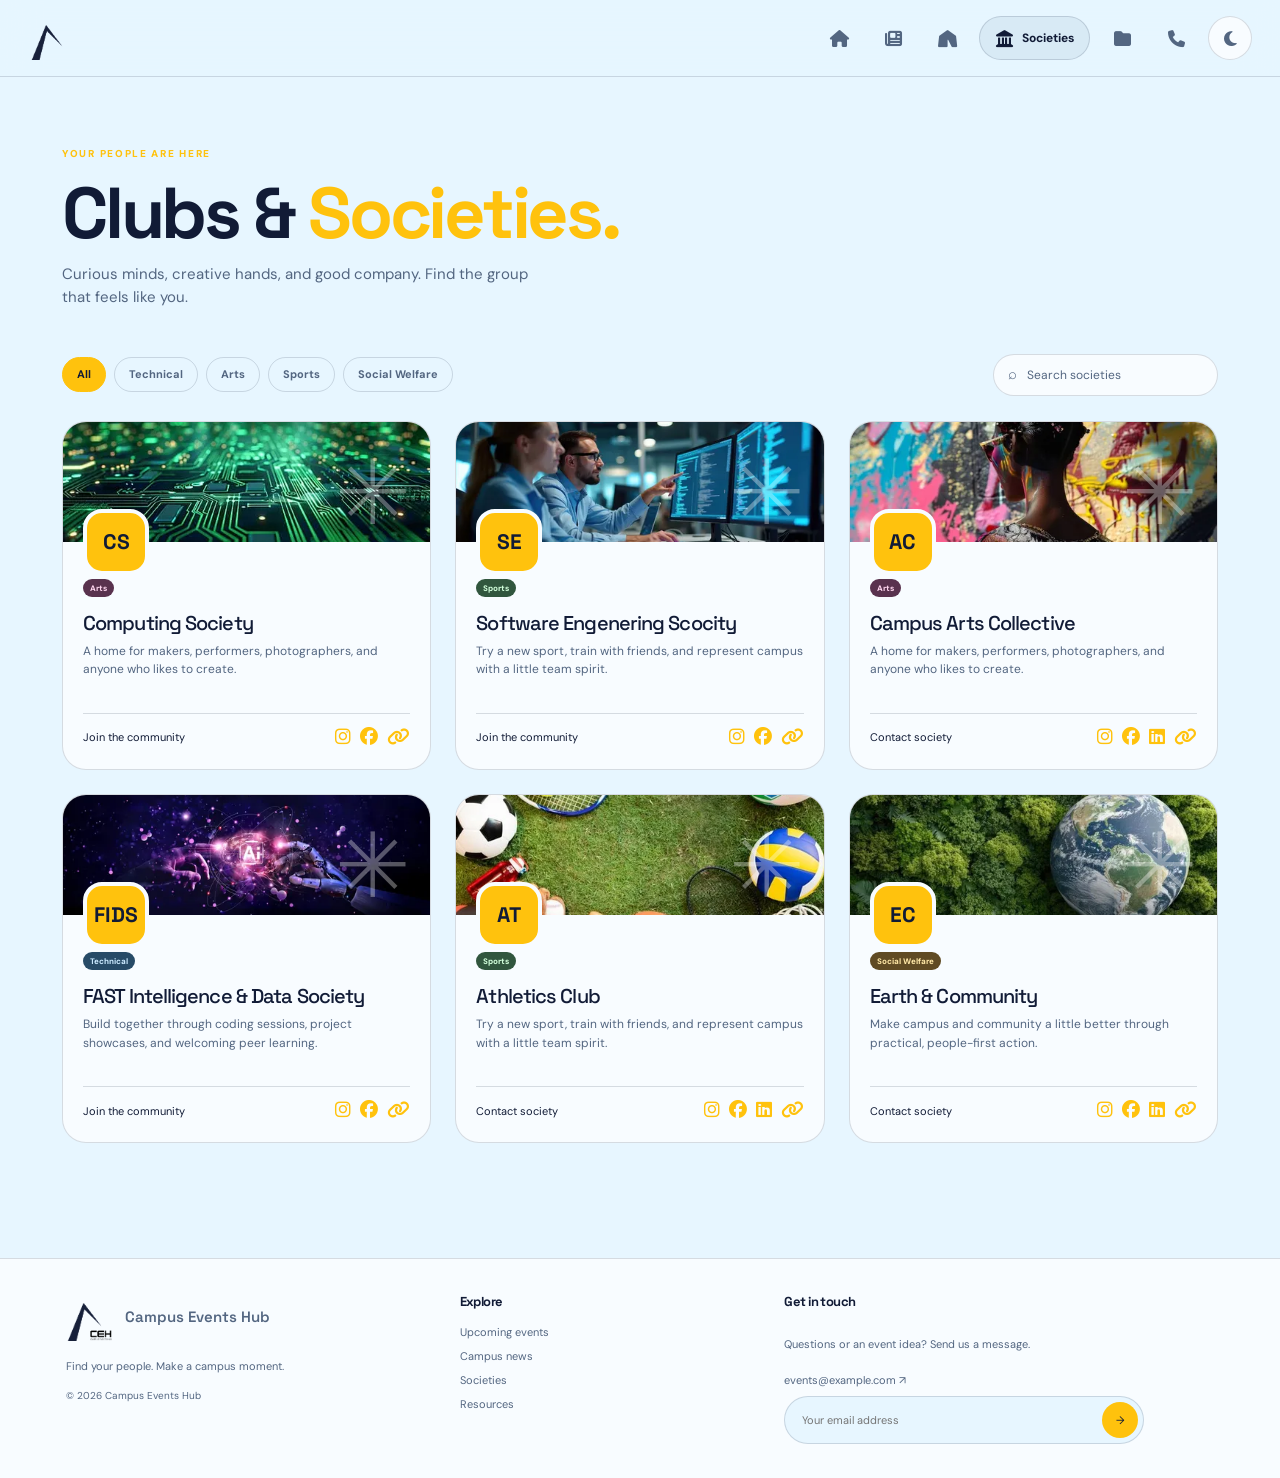
<file: pages/societies.html>
<!doctype html>
<html lang="en">

<head>
    <meta charset="utf-8">
    <meta name="viewport" content="width=device-width, initial-scale=1">
    <title>Societies | Campus Events Hub</title>
    <link rel="icon" href="../images/fav-icon.png">
    <link rel="preconnect" href="https://fonts.googleapis.com">
    <link rel="preconnect" href="https://fonts.gstatic.com" crossorigin>
    <link
        href="https://fonts.googleapis.com/css2?family=DM+Sans:wght@400;500;600;700;800&family=Space+Grotesk:wght@500;600;700&display=swap"
        rel="stylesheet">
    <link href="https://cdn.jsdelivr.net/npm/bootstrap@5.3.3/dist/css/bootstrap.min.css" rel="stylesheet">
    <link href="https://cdnjs.cloudflare.com/ajax/libs/font-awesome/6.7.2/css/all.min.css" rel="stylesheet">
    <link rel="stylesheet" href="../style/main.css">
    <link rel="stylesheet" href="../style/animation.css">
    <link rel="stylesheet" href="../style/mobile.css">
</head>

<body>
    <header class="site-header">
        <div class="nav-inner">
            <a class="brand" href="../index.html"><img src="../images/LOGO.png" alt=""> </a>
            <button class="mobile-nav-toggle" type="button" aria-label="Open navigation" aria-expanded="false">☰</button>
            <nav class="site-nav-links" aria-label="Main navigation">
                <a class="nav-icon-link" href="../index.html"><i class="nav-symbol fa-solid fa-house" aria-hidden="true"></i><span>Home</span></a>
                <a class="nav-icon-link" href="news.html"><i class="nav-symbol fa-solid fa-newspaper" aria-hidden="true"></i><span>News</span></a>
                <a class="nav-icon-link" href="events.html"><i class="nav-symbol fa-solid fa-tent" aria-hidden="true"></i><span>Events</span></a>
                <a class="nav-icon-link active" href="societies.html" aria-current="page"><i class="nav-symbol fa-solid fa-landmark" aria-hidden="true"></i><span>Societies</span></a>
                <a class="nav-icon-link" href="resources.html"><i class="nav-symbol fa-solid fa-folder" aria-hidden="true"></i><span>Resources</span></a>
                <a class="nav-icon-link" href="contact.html"><i class="nav-symbol fa-solid fa-phone" aria-hidden="true"></i><span>Contact</span></a>
                <button class="theme-toggle" type="button" aria-label="Use dark theme"><i class="fa-solid fa-sun" aria-hidden="true"></i></button>
            </nav>
        </div>
    </header>

    <main class="container page-shell">
        <header class="page-intro">
            <span class="eyebrow">YOUR PEOPLE ARE HERE</span>
            <h1>Clubs &amp; <span>Societies.</span></h1>
            <p>Curious minds, creative hands, and good company. Find the group that feels like you.</p>
        </header>
        <section class="events-toolbar" data-filter-group="societies">
            <div class="filter-list" role="group" aria-label="Filter societies by category">
                <button class="filter-button active" type="button" data-filter-value="All">All</button>
                <button class="filter-button" type="button" data-filter-value="Technical">Technical</button>
                <button class="filter-button" type="button" data-filter-value="Arts">Arts</button>
                <button class="filter-button" type="button" data-filter-value="Sports">Sports</button>
                <button class="filter-button" type="button" data-filter-value="Social Welfare">Social Welfare</button>
            </div>
            <label class="search-field"><span aria-hidden="true">⌕</span>
                <input type="search" data-card-search placeholder="Search societies" aria-label="Search societies">
            </label>
        </section>

        <div class="row g-4" data-card-list="societies">
            <div class="col-md-6 col-xl-4">
          <article class="society-card">
            <div class="society-cover" style="background:url(../images/cs.webp); background-position: center; background-repeat: no-repeat; background-size: cover;"></div>
            <div class="society-card-content">
              <div class="society-logo">CS</div>
              <span class="society-category society-arts">Arts</span>
              <h3>Computing Society </h3>
              <p>A home for makers, performers, photographers, and anyone who likes to create.</p>
              <div class="society-card-foot">
                <span>Join the community</span>
                <div class="society-socials">
                  <a href="https://www.instagram.com/fidstech/" aria-label="Campus Arts on Instagram"><i class="fa-brands fa-instagram"></i></a>
                  <a href="https://facebook.com" aria-label="Campus Arts on Facebook"><i class="fa-brands fa-facebook"></i></a>
                  <a href="mailto:arts@example.com" aria-label="Email Campus Arts"><i class="fa-solid fa-link"></i></a>
                </div>
              </div>
            </div>
          </article>
        </div>
            <div class="col-md-6 col-xl-4">
          <article class="society-card">
            <div class="society-cover" style="background:url(../images/se.webp); background-position: center; background-repeat: no-repeat; background-size: cover;"></div>
            <div class="society-card-content">
              <div class="society-logo">SE</div>
              <span class="society-category society-sports">Sports</span>
              <h3>Software Engenering Scocity</h3>
              <p>Try a new sport, train with friends, and represent campus with a little team spirit.</p>
              <div class="society-card-foot">
                <span>Join the community</span>
                <div class="society-socials">
                  <a href="https://www.instagram.com/fidstech/" aria-label="Athletics Club on Instagram"><i class="fa-brands fa-instagram"></i></a>
                  <a href="https://facebook.com" aria-label="Athletics Club on Facebook"><i class="fa-brands fa-facebook"></i></a>
                  <a href="mailto:athletics@example.com" aria-label="Email Athletics Club"><i class="fa-solid fa-link"></i></a>
                </div>
              </div>
            </div>
          </article>
        </div>
            <div class="col-md-6 col-xl-4" data-category="Arts">
                <article class="society-card">
                    <div class="society-cover" style="background:url(../images/art.webp); background-position: center; background-repeat: no-repeat; background-size: cover;"></div>
                    <div class="society-card-content">
                        <div class="society-logo">AC</div><span class="society-category society-arts">Arts</span>
                        <h3>Campus Arts Collective</h3>
                        <p>A home for makers, performers, photographers, and anyone who likes to create.</p>
                        <div class="society-card-foot"><a href="mailto:arts@example.com">Contact society</a>
                            <div class="society-socials">
                                <a href="https://www.instagram.com/fidstech/" aria-label="Campus Arts on Instagram"><i class="fa-brands fa-instagram"></i></a>
                                <a href="https://facebook.com" aria-label="Campus Arts on Facebook"><i class="fa-brands fa-facebook"></i></a>
                                <a href="https://linkedin.com" aria-label="Campus Arts on LinkedIn"><i class="fa-brands fa-linkedin"></i></a>
                                <a href="mailto:arts@example.com" aria-label="Email Campus Arts"><i class="fa-solid fa-link"></i></a>
                            </div>
                        </div>
                    </div>
                </article>
            </div>
           <div class="col-md-6 col-xl-4">
          <article class="society-card">
            <div class="society-cover" style="background:url(../images/ai.webp); background-position: center; background-repeat: no-repeat; background-size: cover;"></div>
            <div class="society-card-content">
              <div class="society-logo">FIDS</div>
              <span class="society-category society-technical">Technical</span>
              <h3>FAST Intelligence & Data Society</h3>
              <p>Build together through coding sessions, project showcases, and welcoming peer learning.</p>
              <div class="society-card-foot">
                <span>Join the community</span>
                <div class="society-socials">
                  <a href="https://www.instagram.com/fidstech/" aria-label="Computing Society on Instagram"><i class="fa-brands fa-instagram"></i></a>
                  <a href="https://facebook.com" aria-label="Computing Society on Facebook"><i class="fa-brands fa-facebook"></i></a>
                  <a href="mailto:computing@example.com" aria-label="Email Computing Society"><i class="fa-solid fa-link"></i></a>
                </div>
              </div>
            </div>
          </article>
        </div>
            <div class="col-md-6 col-xl-4" data-category="Sports">
                <article class="society-card">
                    <div class="society-cover" style="background:url(../images/spor.webp); background-position: center; background-repeat: no-repeat; background-size: cover;"></div>
                    <div class="society-card-content">
                        <div class="society-logo">AT</div><span class="society-category society-sports">Sports</span>
                        <h3>Athletics Club</h3>
                        <p>Try a new sport, train with friends, and represent campus with a little team spirit.</p>
                        <div class="society-card-foot"><a href="mailto:athletics@example.com">Contact society</a>
                            <div class="society-socials">
                                <a href="https://www.instagram.com/fidstech/" aria-label="Athletics Club on Instagram"><i class="fa-brands fa-instagram"></i></a>
                                <a href="https://facebook.com" aria-label="Athletics Club on Facebook"><i class="fa-brands fa-facebook"></i></a>
                                <a href="https://linkedin.com" aria-label="Athletics Club on LinkedIn"><i class="fa-brands fa-linkedin"></i></a>
                                <a href="mailto:athletics@example.com" aria-label="Email Athletics Club"><i class="fa-solid fa-link"></i></a>
                            </div>
                        </div>
                    </div>
                </article>
            </div>
            <div class="col-md-6 col-xl-4" data-category="Social Welfare">
                <article class="society-card">
                    <div class="society-cover" style="background:url(../images/erth.webp); background-position: center; background-repeat: no-repeat; background-size: cover;"></div>
                    <div class="society-card-content">
                        <div class="society-logo">EC</div><span class="society-category society-social-welfare">Social Welfare</span>
                        <h3>Earth &amp; Community</h3>
                        <p>Make campus and community a little better through practical, people-first action.</p>
                        <div class="society-card-foot"><a href="mailto:community@example.com">Contact society</a>
                            <div class="society-socials">
                                <a href="https://www.instagram.com/fidstech/" aria-label="Earth and Community on Instagram"><i class="fa-brands fa-instagram"></i></a>
                                <a href="https://facebook.com" aria-label="Earth and Community on Facebook"><i class="fa-brands fa-facebook"></i></a>
                                <a href="https://linkedin.com" aria-label="Earth and Community on LinkedIn"><i class="fa-brands fa-linkedin"></i></a>
                                <a href="mailto:community@example.com" aria-label="Email Earth and Community"><i class="fa-solid fa-link"></i></a>
                            </div>
                        </div>
                    </div>
                </article>
            </div>
        </div>
        <p class="empty-state" data-empty-state="societies" hidden>No societies match that search.</p>
    </main>

    <footer class="site-footer">
        <div class="footer-inner">
            <section class="footer-brand">
                <a class="footer-logo" href="../index.html"><img src="../images/LOGO deatil.png" alt="Campus Events Hub logo"><span>Campus Events Hub</span></a>
                <p>Find your people. Make a campus moment.</p>
                <span>© 2026 Campus Events Hub</span>
            </section>
            <nav class="footer-pages" aria-label="Footer navigation">
                <h2>Explore</h2><a href="events.html">Upcoming events</a><a href="news.html">Campus news</a><a href="societies.html">Societies</a><a href="resources.html">Resources</a>
            </nav>
            <section class="footer-contact">
                <h2>Get in touch</h2><p>Questions or an event idea? Send us a message.</p>
                <a class="footer-email" href="mailto:events@example.com">events@example.com ↗</a>
                <form class="footer-signup">
                    <label class="visually-hidden" for="footer-email">Email for campus updates</label>
                    <input id="footer-email" type="email" placeholder="Your email address" required>
                    <button type="submit" aria-label="Subscribe to campus updates">→</button>
                </form>
                <p class="form-success d-none" role="status">Thanks for subscribing to campus updates.</p>
            </section>
        </div>
    </footer>
    <script src="../js/script.js"></script>
</body>

</html>
</file>
<file: style/main.css>
:root {
    --navy: #e7f6ff;
    --paper: #111b36;
    --yellow: #ffc20d;
    --surface: #f8fcff;
    --surface-2: #d8eaf5;
    --muted: #536681;
    --line: rgba(17, 27, 54, .15);
    --shadow: 0 20px 55px rgba(17, 27, 54, .12);
    --radius: 24px;
    color-scheme: light;
}

[data-theme="dark"] {
    --navy: #111b36;
    --paper: #e7f6ff;
    --surface: #172342;
    --surface-2: #202d4d;
    --muted: #a7b8cf;
    --line: rgba(231, 246, 255, .14);
    --shadow: 0 24px 70px rgba(0, 0, 0, .22);
    color-scheme: dark;
}

* {
    box-sizing: border-box;
}

[hidden] {
    display: none !important;
}

html {
    scroll-behavior: smooth;
}

body {
    margin: 0;
    background: var(--navy);
    color: var(--paper);
    font: 400 15px/1.55 "DM Sans", sans-serif;
    transition: background .25s, color .25s;
}

html.theme-ready,
html.theme-ready body,
html.theme-ready .site-header,
html.theme-ready .site-footer,
html.theme-ready .event-card,
html.theme-ready .event-dialog,
html.theme-ready .resource-item,
html.theme-ready .form-panel,
html.theme-ready .contact-aside {
    transition: background-color .3s ease, color .3s ease, border-color .3s ease;
}

.event-registration-form {
    display: grid;
    grid-template-columns: repeat(2, minmax(0, 1fr));
    gap: 12px;
    width: 100%;
    margin-top: 14px;
}

.event-registration-form label { display: grid; gap: 6px; color: var(--muted); font-size: 12px; }
.event-registration-form input { width: 100%; min-width: 0; padding: 11px 13px; border: 1px solid var(--line); border-radius: 12px; background: var(--navy); color: var(--paper); }
.event-registration-form button { grid-column: 1 / -1; justify-self: start; }
.event-registration-form[hidden] { display: none; }

@media (max-width: 575px) {
    .event-registration-form { grid-template-columns: 1fr; }
    .event-registration-form button { width: 100%; }
}

a {
    color: inherit;
    text-decoration: none;
}

a:hover {
    color: var(--yellow);
}

button,
input,
textarea,
select {
    font: inherit;
}

.container {
    max-width: 1180px;
}

.site-header {
    position: sticky;
    top: 0;
    z-index: 1000;
    background: color-mix(in srgb, var(--navy) 88%, transparent);
    backdrop-filter: blur(18px);
    border-bottom: 1px solid var(--line);
}

.nav-inner {
    max-width: 1320px;
    margin: auto;
    padding: 14px 28px;
    display: flex;
    align-items: center;
    gap: 25px;
}

.brand {
    display: flex;
    align-items: center;
    gap: 10px;
    min-width: 215px;
    font: 700 17px "Space Grotesk", sans-serif;
}

.brand img {
    width: 34px;
    height: 34px;
    object-fit: contain;
    border-radius: 10px;
    background: var(--paper);
    padding: 4px;
}

.brand small {
    display: block;
    color: var(--muted);
    font: 600 9px "DM Sans", sans-serif;
    letter-spacing: .15em;
    text-transform: uppercase;
}

.navbar-collapse {
    align-items: center;
}

.site-nav-links {
    display: flex;
    align-items: center;
    gap: 22px;
    flex: 1;
}

.site-nav-links a {
    color: var(--muted);
    font-size: 13px;
    font-weight: 600;
    transition: color .2s;
}

.site-nav-links a:hover,
.site-nav-links a.active {
    color: var(--paper);
}

.nav-actions {
    display: flex;
    align-items: center;
    gap: 9px;
}

.theme-toggle,
.nav-proposal {
    border: 1px solid var(--line);
    background: var(--surface);
    color: var(--paper);
    border-radius: 999px;
    padding: 9px 13px;
    font-size: 11px;
    font-weight: 700;
    white-space: nowrap;
}

.theme-toggle:hover,
.nav-proposal:hover {
    border-color: var(--yellow);
    color: var(--yellow);
}

.navbar-toggler {
    color: var(--paper);
    border-color: var(--line);
}

.navbar-toggler-icon {
    filter: invert(1);
}

[data-theme="light"] .navbar-toggler-icon {
    filter: none;
}

.hero-shell {
    min-height: 620px;
    display: grid;
    grid-template-columns: 1fr 1fr;
    align-items: center;
    gap: 44px;
    padding-top: 74px;
    padding-bottom: 65px;
}

.eyebrow {
    display: inline-flex;
    align-items: center;
    gap: 9px;
    color: var(--yellow);
    font-size: 10px;
    font-weight: 800;
    letter-spacing: .17em;
    text-transform: uppercase;
}

.eyebrow-dot {
    width: 7px;
    height: 7px;
    border-radius: 50%;
    background: var(--yellow);
    box-shadow: 0 0 15px var(--yellow);
}

h1,
h2,
h3 {
    font-family: "Space Grotesk", sans-serif;
    letter-spacing: -.045em;
}

h1 {
    margin: 20px 0;
    font-size: clamp(48px, 6.4vw, 82px);
    line-height: .98;
    font-weight: 700;
}

h1 span,
.page-intro h1 span {
    color: var(--yellow);
}

.lead-copy,
.page-intro p {
    max-width: 470px;
    color: var(--muted);
    font-size: 17px;
}

.hero-actions {
    display: flex;
    align-items: center;
    gap: 24px;
    margin-top: 30px;
}

.btn-accent {
    background: var(--yellow);
    border: 1px solid var(--yellow);
    color: #111b36;
    border-radius: 999px;
    padding: 13px 21px;
    font-size: 13px;
    font-weight: 800;
    box-shadow: 0 8px 24px rgba(255, 194, 13, .15);
}

.btn-accent:hover {
    background: #ffd34a;
    color: #111b36;
    transform: translateY(-2px);
}

.btn-light {
    border-radius: 999px;
    color: #111b36;
    font-weight: 800;
    font-size: 13px;
}

.text-link {
    color: var(--paper);
    font-size: 13px;
    font-weight: 700;
}

.text-link span {
    color: var(--yellow);
    padding-left: 4px;
}

.hero-art {
    height: 450px;
    position: relative;
    display: flex;
    align-items: center;
    justify-content: center;
}

.hero-art:before {
    content: "";
    position: absolute;
    width: 360px;
    height: 360px;
    border-radius: 50%;
    background: radial-gradient(circle, rgba(255, 194, 13, .16), transparent 67%);
    filter: blur(8px);
}

.hero-note {
    position: relative;
    z-index: 2;
    width: min(380px, 85%);
    padding: 32px;
    border-radius: 28px;
    background: linear-gradient(145deg, var(--surface-2), var(--surface));
    border: 1px solid var(--line);
    box-shadow: var(--shadow);
    transform: rotate(-3deg);
}

.note-label {
    color: var(--yellow);
    font-size: 10px;
    font-weight: 800;
    letter-spacing: .18em;
}

.note-title {
    margin-top: 16px;
    font: 700 30px/1.1 "Space Grotesk", sans-serif;
}

.note-date {
    margin-top: 8px;
    color: var(--muted);
    font-size: 13px;
}

.countdown {
    display: flex;
    align-items: center;
    gap: 12px;
    margin: 25px 0 19px;
}

.countdown div {
    display: grid;
    text-align: center;
}

.countdown b {
    font: 700 25px "Space Grotesk", sans-serif;
}

.countdown small {
    color: var(--muted);
    font-size: 9px;
    text-transform: uppercase;
    letter-spacing: .1em;
}

.countdown i {
    color: var(--yellow);
    font-weight: 700;
    font-style: normal;
}

.note-link {
    color: var(--yellow);
    font-size: 12px;
    font-weight: 800;
}

.tape {
    position: absolute;
    z-index: 3;
    width: 120%;
    height: 43px;
    display: flex;
    align-items: center;
    overflow: hidden;
    background: repeating-linear-gradient(135deg, var(--yellow) 0 20px, #151515 20px 40px);
    color: #111;
    font-size: 11px;
    font-weight: 900;
    letter-spacing: .11em;
    white-space: nowrap;
    box-shadow: 0 8px 20px #0005;
    background-size: 56px 56px;
    animation: tape-drift 3s linear infinite;
}

.tape span {
    padding-left: 25px;
}

.tape-one {
    top: 105px;
    transform: rotate(12deg);
}

.tape-two {
    bottom: 78px;
    transform: rotate(-9deg);
}

.floating-star {
    position: absolute;
    z-index: 1;
    color: var(--yellow);
    font-size: 29px;
    animation: star-pulse 3.4s ease-in-out infinite;
}

.star-a {
    top: 49px;
    right: 37px;
}

.star-b {
    bottom: 46px;
    left: 26px;
    font-size: 19px;
}

.section-space {
    padding-top: 40px;
    padding-bottom: 58px;
}

.section-divider {
    border-top: 1px solid var(--line);
}

.section-heading {
    display: flex;
    align-items: end;
    justify-content: space-between;
    gap: 20px;
    margin-bottom: 24px;
}

.section-heading h2 {
    margin: 8px 0 0;
    font-size: clamp(27px, 4vw, 38px);
}

.event-card,
.news-card,
.society-card {
    height: 100%;
    overflow: hidden;
    border: 1px solid var(--line);
    border-radius: var(--radius);
    background: var(--surface);
    transition: transform .25s, border-color .25s, box-shadow .25s;
    animation: rise-in .5s both;
}

.event-card:hover,
.news-card:hover,
.society-card:hover {
    transform: translateY(-5px);
    border-color: rgba(255, 194, 13, .5);
    box-shadow: var(--shadow);
}

.event-poster {
    position: relative;
    height: 210px;
    overflow: hidden;
    background: linear-gradient(140deg, #31486f, #1c2744);
}

.event-poster img,
.detail-poster img {
    position: absolute;
    inset: 0;
    width: 100%;
    height: 100%;
    object-fit: cover;
    transition: transform .45s;
}

.event-card:hover .event-poster img {
    transform: scale(1.05);
}

.poster-fallback {
    height: 100%;
    display: flex;
    align-items: end;
    padding: 22px;
    background: radial-gradient(circle at 75% 18%, rgba(255, 194, 13, .5), transparent 23%), linear-gradient(135deg, #244368, #111b36 70%);
}

.poster-fallback span {
    max-width: 240px;
    font: 700 26px/1.1 "Space Grotesk", sans-serif;
}

.category-pill {
    position: absolute;
    top: 15px;
    left: 15px;
    padding: 6px 10px;
    border-radius: 999px;
    background: var(--yellow);
    color: #111b36;
    font-size: 9px;
    font-weight: 800;
    letter-spacing: .1em;
    text-transform: uppercase;
}

.category-academic {
    background: #b8d9ff;
}

.category-cultural {
    background: #ffc20d;
}

.category-sports {
    background: #a6edcf;
}

.category-career {
    background: #f4b5e3;
}

.event-card-body {
    padding: 19px;
}

.event-card h3 {
    margin: 0 0 9px;
    font-size: 21px;
}

.event-card-body .category-pill {
    position: static;
    display: inline-block;
    margin-bottom: 10px;
}

.event-meta {
    display: flex;
    flex-wrap: wrap;
    gap: 12px;
    color: var(--muted);
    font-size: 11px;
}

.event-card-footer {
    display: flex;
    align-items: center;
    justify-content: space-between;
    margin-top: 0;
    padding-top: 13px;
    border-top: 1px solid var(--line);
}

.event-stats {
    display: flex;
    align-items: center;
    gap: 12px;
    color: var(--muted);
    font-size: 11px;
}

.event-stats i {
    font-size: 19px;
}

.stat-button {
    padding: 0;
    border: 0;
    background: transparent;
    color: inherit;
    font-size: inherit;
}

.stat-button.liked {
    color: #ff719a;
}

.view-event {
    color: var(--yellow);
    font-size: 11px;
    font-weight: 800;
}

.news-card {
    min-height: 175px;
    padding: 23px;
}

.news-card time {
    color: var(--yellow);
    font-size: 10px;
    font-weight: 800;
    letter-spacing: .1em;
    text-transform: uppercase;
}

.news-card h3 {
    margin: 13px 0 8px;
    font-size: 20px;
}

.news-card p {
    margin: 0;
    color: var(--muted);
    font-size: 13px;
}

.news-details {
    margin-top: 16px;
    padding-top: 12px;
    border-top: 1px solid var(--line);
}

.news-details summary {
    color: var(--yellow);
    cursor: pointer;
    font-size: 12px;
    font-weight: 700;
}

.news-details p {
    margin-top: 12px;
}

.society-cta {
    position: relative;
    display: flex;
    align-items: center;
    justify-content: space-between;
    gap: 22px;
    overflow: hidden;
    padding: 48px 54px;
    border-radius: 30px;
    background: var(--yellow);
    color: #111b36;
}

.society-cta .eyebrow {
    color: #655000;
}

.society-cta h2 {
    margin: 10px 0;
    font-size: clamp(28px, 4vw, 42px);
}

.society-cta p {
    margin: 0;
    opacity: .75;
}

.cta-spark {
    position: absolute;
    top: -44px;
    right: 34%;
    font-size: 145px;
    opacity: .12;
}

.page-shell {
    min-height: 65vh;
    padding-top: 64px;
    padding-bottom: 90px;
}

.page-intro {
    max-width: 790px;
    margin-bottom: 45px;
}

.page-intro h1 {
    margin: 14px 0;
    font-size: clamp(43px, 6vw, 72px);
}

.page-intro p {
    font-size: 15px;
}

.page-intro-row {
    display: flex;
    align-items: end;
    justify-content: space-between;
    gap: 22px;
    max-width: none;
}

.events-toolbar {
    display: flex;
    align-items: center;
    justify-content: space-between;
    gap: 18px;
    margin: 0 0 25px;
}

.filter-list {
    display: flex;
    flex-wrap: wrap;
    gap: 8px;
}

.filter-button {
    padding: 8px 14px;
    border: 1px solid var(--line);
    border-radius: 999px;
    background: transparent;
    color: var(--muted);
    font-size: 11px;
    font-weight: 700;
}

.filter-button.active,
.filter-button:hover {
    border-color: var(--yellow);
    background: var(--yellow);
    color: #111b36;
}

.search-field {
    display: flex;
    align-items: center;
    gap: 8px;
    min-width: 225px;
    padding: 8px 14px;
    border: 1px solid var(--line);
    border-radius: 999px;
    background: var(--surface);
    color: var(--muted);
}

.search-field input {
    width: 100%;
    min-width: 0;
    border: 0;
    outline: 0;
    background: transparent;
    color: var(--paper);
    font-size: 12px;
}

.search-field input::placeholder {
    color: var(--muted);
}

.empty-state {
    padding: 36px;
    border: 1px dashed var(--line);
    border-radius: 20px;
    color: var(--muted);
    text-align: center;
}

.back-link {
    color: var(--muted);
    font-size: 13px;
    font-weight: 700;
}

.detail-hero {
    display: grid;
    grid-template-columns: 1.05fr .95fr;
    align-items: center;
    gap: 48px;
    margin: 30px 0 65px;
}

.detail-poster {
    position: relative;
    height: 420px;
    overflow: hidden;
    border-radius: 30px;
    background: var(--surface);
}

.detail-copy h1 {
    font-size: clamp(40px, 5vw, 65px);
}

.detail-copy>p {
    color: var(--muted);
}

.detail-info-grid {
    display: grid;
    grid-template-columns: 1fr 1fr;
    gap: 14px;
    margin: 26px 0;
}

.info-box {
    padding: 14px;
    border: 1px solid var(--line);
    border-radius: 15px;
    background: var(--surface);
}

.info-box small {
    display: block;
    color: var(--muted);
    font-size: 9px;
    letter-spacing: .12em;
    text-transform: uppercase;
}

.info-box b {
    display: block;
    margin-top: 4px;
    font-size: 13px;
}

.registration-box {
    padding: 26px;
    border: 1px solid var(--line);
    border-radius: 22px;
    background: var(--surface);
}

.registration-box h2 {
    font-size: 26px;
}

.registration-box p {
    color: var(--muted);
    font-size: 12px;
}

.registration-form {
    display: flex;
    flex-wrap: wrap;
    gap: 10px;
}

.registration-form input {
    flex: 1;
    min-width: 180px;
    padding: 11px 14px;
    border: 1px solid var(--line);
    border-radius: 999px;
    background: var(--navy);
    color: var(--paper);
    font-size: 12px;
}

.resource-tabs {
    display: flex;
    flex-wrap: wrap;
    gap: 8px;
    padding-bottom: 14px;
    border-bottom: 1px solid var(--line);
}

.resource-tab {
    padding: 11px 17px;
    border: 1px solid transparent;
    border-radius: 999px;
    background: transparent;
    color: var(--muted);
    font-size: 12px;
    font-weight: 700;
}

.resource-tab.active {
    background: var(--yellow);
    color: #111b36;
}

.resource-panels {
    padding-top: 28px;
}

.resource-panel h2 {
    font-size: 29px;
}

.resource-panel>p {
    max-width: 700px;
    color: var(--muted);
}

.resource-list {
    display: grid;
    grid-template-columns: repeat(2, 1fr);
    gap: 14px;
    margin-top: 22px;
}

.resource-item {
    padding: 20px;
    border: 1px solid var(--line);
    border-radius: 18px;
    background: var(--surface);
}

.resource-item h3 {
    font-size: 17px;
}

.resource-item p {
    margin: 0;
    color: var(--muted);
    font-size: 12px;
}

.resource-item a {
    color: var(--yellow);
    font-size: 12px;
    font-weight: 700;
}

.resource-item .resource-download {
    display: inline-flex;
    align-items: center;
    gap: 10px;
    margin-top: 15px;
}

.resource-download i {
    font-size: 28px;
}

.event-carousel {
    overflow: hidden;
    border: 1px solid var(--line);
    border-radius: 26px;
}

.carousel-item {
    height: 420px;
    background: linear-gradient(135deg, #284264, #111b36);
}

.carousel-item img {
    width: 100%;
    height: 100%;
    object-fit: cover;
    opacity: .72;
}

.carousel-caption {
    right: auto;
    bottom: 55px;
    left: 8%;
    max-width: 650px;
    text-align: left;
}

.carousel-caption h3 {
    font-size: clamp(25px, 4vw, 42px);
}

.carousel-caption p {
    max-width: 530px;
    color: #fff;
}

.news-accordion .accordion-item {
    margin-bottom: 10px;
    overflow: hidden;
    border: 1px solid var(--line);
    border-radius: 15px;
    background: var(--surface);
    color: var(--paper);
}

.news-accordion .accordion-button {
    background: var(--surface);
    color: var(--paper);
    font-weight: 700;
    box-shadow: none;
}

.news-accordion .accordion-button:not(.collapsed) {
    color: var(--yellow);
}

.news-accordion .accordion-button:after {
    filter: none;
}

[data-theme="dark"] .news-accordion .accordion-button:after {
    filter: invert(1);
}

.news-accordion .accordion-body {
    color: var(--muted);
    font-size: 13px;
}

.contact-layout {
    display: grid;
    grid-template-columns: 1.12fr .88fr;
    gap: 28px;
}

.form-panel,
.contact-aside {
    padding: 30px;
    border: 1px solid var(--line);
    border-radius: 25px;
    background: var(--surface);
}

.form-switch {
    display: flex;
    gap: 8px;
    margin-bottom: 22px;
    padding-bottom: 17px;
    border-bottom: 1px solid var(--line);
}

.form-switch-button {
    padding: 9px 12px;
    border: 0;
    border-radius: 999px;
    background: transparent;
    color: var(--muted);
    font-size: 12px;
    font-weight: 700;
}

.form-switch-button.active {
    background: var(--yellow);
    color: #111b36;
}

.hub-form {
    display: grid;
    gap: 15px;
}

.hub-form label {
    display: grid;
    gap: 7px;
    color: var(--muted);
    font-size: 11px;
    font-weight: 700;
}

.hub-form input,
.hub-form select,
.hub-form textarea {
    width: 100%;
    padding: 12px 13px;
    border: 1px solid var(--line);
    border-radius: 12px;
    outline: 0;
    background: var(--navy);
    color: var(--paper);
    font-size: 13px;
}

.hub-form input:focus,
.hub-form select:focus,
.hub-form textarea:focus {
    border-color: var(--yellow);
    box-shadow: 0 0 0 3px #ffc20d22;
}

.hub-form select option {
    background: var(--navy);
}

.form-grid {
    display: grid;
    grid-template-columns: 1fr 1fr;
    gap: 14px;
}

.form-success {
    margin: 0;
    color: #7fe1b0;
    font-size: 12px;
    font-weight: 700;
}

.contact-aside {
    position: relative;
    overflow: hidden;
}

.contact-aside-mark {
    position: absolute;
    top: 7px;
    right: 25px;
    color: var(--yellow);
    font-size: 86px;
    opacity: .18;
}

.contact-aside h2 {
    margin: 12px 0;
    font-size: 29px;
}

.contact-aside p {
    color: var(--muted);
    font-size: 13px;
}

.map-frame {
    height: 200px;
    overflow: hidden;
    margin-top: 28px;
    border: 1px solid var(--line);
    border-radius: 17px;
}

.map-frame iframe {
    width: 100%;
    height: 100%;
    border: 0;
    filter: grayscale(1) contrast(.9);
}

.site-footer {
    padding: 25px 0;
    border-top: 1px solid var(--line);
    color: var(--muted);
    font-size: 11px;
}

.footer-inner {
    max-width: 1180px;
    margin: auto;
    padding: 0 12px;
    display: flex;
    align-items: center;
    justify-content: space-between;
    gap: 18px;
}

.footer-links {
    display: flex;
    gap: 18px;
}

.footer-links a:hover {
    color: var(--yellow);
}

.society-cover {
    position: relative;
    height: 120px;
    background: linear-gradient(135deg, #394b73, #223454 50%, #ffc20d);
}

.society-cover:after {
    content: "✳";
    position: absolute;
    top: 2px;
    right: 20px;
    color: #fff5;
    font-size: 90px;
}

.society-card-content {
    padding: 0 20px 21px;
}

.society-logo {
    position: relative;
    display: grid;
    width: 66px;
    height: 66px;
    place-items: center;
    margin-top: -33px;
    border: 4px solid var(--surface);
    border-radius: 19px;
    background: var(--yellow);
    color: #111b36;
    font: 700 21px "Space Grotesk", sans-serif;
}

.society-card h3 {
    margin: 13px 0 7px;
    font-size: 20px;
}

.society-card p {
    min-height: 55px;
    color: var(--muted);
    font-size: 12px;
}

.society-card-foot {
    display: flex;
    align-items: center;
    justify-content: space-between;
    padding-top: 14px;
    border-top: 1px solid var(--line);
    font-size: 11px;
}

.society-socials {
    display: flex;
    gap: 9px;
}

.society-socials a {
    color: var(--yellow);
    font-weight: 800;
}

.society-socials i {
    color: var(--yellow);
    font-size: 18px;
}

.society-category {
    padding: 4px 7px;
    border-radius: 999px;
    background: var(--surface-2);
    color: var(--paper);
    font-size: 8px;
    font-weight: 800;
    white-space: nowrap;
}

.society-arts {
    background: #59324e;
    color: #ffd6ef;
}

.society-technical {
    background: #274b67;
    color: #cbeaff;
}

.society-sports {
    background: #31563e;
    color: #d2ffdb;
}

.society-social-welfare {
    background: #604b24;
    color: #ffe8a7;
}

/* Hand-drawn layout updates */
@view-transition {
    navigation: auto;
}

::view-transition-old(root) {
    animation: page-fade-out .16s ease both;
}

::view-transition-new(root) {
    animation: page-fade-in .24s ease both;
}

.site-header {
    background: color-mix(in srgb, var(--navy) 92%, transparent);
}

.nav-inner {
    max-width: 1320px;
    min-height: 76px;
    padding: 12px 28px;
    justify-content: space-between;
}

.brand {
    min-width: 0;
}

.brand img {
    width: 48px;
    height: 48px;
    padding: 2px;
    border: 0;
    border-radius: 0;
    background: transparent;
}

.site-nav-links {
    justify-content: flex-end;
    gap: 10px;
}

.nav-icon-link,
.theme-toggle {
    width: 44px;
    height: 44px;
    display: inline-flex;
    align-items: center;
    justify-content: center;
    gap: 8px;
    border: 1px solid transparent;
    border-radius: 999px;
    color: var(--muted);
    background: transparent;
    transition: color .2s, background .2s, width .25s;
}

.nav-icon-link svg,
.theme-toggle svg,
.event-meta svg,
.event-stats svg,
.footer-signup svg {
    width: 19px;
    height: 19px;
    flex: 0 0 auto;
}

.nav-icon-link .nav-symbol {
    display: block;
    width: 19px;
    height: 19px;
    flex: 0 0 auto;
    font-size: 17px;
    font-style: normal;
    line-height: 19px;
    text-align: center;
}

.nav-icon-link span {
    display: none;
    font-size: 12px;
    font-weight: 700;
}

.nav-icon-link:hover,
.theme-toggle:hover {
    color: var(--paper);
    background: var(--surface-2);
}

.nav-icon-link.active {
    width: auto;
    padding: 0 15px;
    background: var(--surface-2);
    color: var(--paper);
    border-color: var(--line);
}

.nav-icon-link.active span {
    display: inline;
}

.theme-toggle {
    border-color: var(--line);
    background: var(--surface);
}

.theme-toggle i {
    font-size: 17px;
}

.mobile-nav-toggle {
    display: none;
}

.home-intro {
    min-height: 520px;
    padding-top: 80px;
    padding-bottom: 46px;
    text-align: center;
}

.home-intro h1 {
    max-width: 850px;
    margin: 20px auto 14px;
    font-size: clamp(42px, 6.5vw, 76px);
}

.home-intro h1 span {
    color: var(--yellow);
}

.home-intro>p {
    max-width: 540px;
    margin: 0 auto;
    color: var(--muted);
    font-size: 16px;
}

.home-countdown {
    max-width: 760px;
    min-height: 104px;
    display: grid;
    grid-template-columns: 1fr 1.5fr 64px;
    align-items: center;
    gap: 12px;
    margin: 45px auto 0;
    padding: 16px 20px;
    border: 1px solid var(--line);
    border-radius: 22px;
    background: var(--surface);
    box-shadow: var(--shadow);
    text-align: left;
}

.countdown-date {
    display: flex;
    align-items: center;
    justify-content: center;
    min-height: 72px;
    padding: 10px 12px;
    border-radius: 15px;
    background: var(--surface-2);
}

.date-calendar {
    display: flex;
    flex-direction: column;
    align-items: center;
    line-height: 1.1;
}

.date-calendar span:first-child {
    color: var(--yellow);
    font-size: 9px;
    font-weight: 800;
    letter-spacing: .16em;
    text-transform: uppercase;
}

.date-calendar strong {
    font: 700 42px/.95 "Space Grotesk", sans-serif;
}

.date-calendar span:last-child {
    color: var(--muted);
    font-size: 11px;
}

.countdown-clock {
    display: flex;
    align-items: center;
    justify-content: center;
    gap: 13px;
    padding: 10px;
    border: 1px solid var(--line);
    border-radius: 15px;
    background: var(--navy);
}

.countdown-clock div {
    display: grid;
    min-width: 35px;
    text-align: center;
}

.countdown-clock b {
    font: 700 36px "Space Grotesk", sans-serif;
}

.countdown-clock small {
    color: var(--muted);
    font-size: 8px;
    letter-spacing: .1em;
    text-transform: uppercase;
}

.countdown-clock i {
    color: var(--yellow);
    font-style: normal;
}

.countdown-arrow {
    width: 50px;
    height: 50px;
    display: grid;
    place-items: center;
    border: 0;
    border-radius: 15px;
    background: var(--yellow);
    color: #111b36;
    font-size: 23px;
    font-weight: 700;
    transition: transform .2s;
}

.countdown-arrow:hover {
    transform: translate(3px, -3px);
}

.big-countdown-panel {
    padding: 38px 24px;
    background: var(--navy);
    border: 1px solid var(--line);
    border-radius: 22px;
    text-align: center;
}

.big-countdown-panel h2 {
    margin: 8px 0 24px;
    color: var(--paper);
    font-size: clamp(25px, 4vw, 36px);
}

.big-countdown-panel h2 span {
    color: var(--yellow);
}

.large-event-countdown {
    display: flex;
    align-items: flex-start;
    justify-content: center;
    gap: 14px;
}

.large-event-countdown div {
    display: grid;
    min-width: 105px;
    padding: 14px 12px;
    background: var(--surface);
    border: 1px solid var(--line);
    border-radius: 14px;
}

.large-event-countdown b {
    color: var(--paper);
    font: 700 52px/1 "Space Grotesk", sans-serif;
}

.large-event-countdown span {
    margin-top: 6px;
    color: var(--muted);
    font-size: 11px;
    text-transform: uppercase;
}

.large-event-countdown i {
    padding-top: 20px;
    color: var(--yellow);
    font-size: 25px;
    font-style: normal;
}

.big-countdown-panel > .text-link {
    display: inline-block;
    margin-top: 22px;
}

.announcement-band {
    position: relative;
    overflow: hidden;
    width: 100%;
    min-height: 59px;
    display: flex;
    align-items: center;
    background: var(--yellow);
    color: #111;
    box-shadow: 0 8px 24px #0002;
}

.announcement-track {
    width: max-content;
    display: flex;
    white-space: nowrap;
    animation: announcement-scroll 26s linear infinite;
    font-size: 13px;
    font-weight: 900;
    letter-spacing: .09em;
}

.announcement-track span {
    padding: 0 20px;
}

.event-open {
    display: block;
    width: 100%;
    padding: 0;
    border: 0;
    background: transparent;
    color: inherit;
    text-align: left;
}

.event-open:focus-visible,
.view-event:focus-visible,
.nav-icon-link:focus-visible {
    outline: 3px solid var(--yellow);
    outline-offset: 3px;
}

.event-meta span,
.event-stats>span,
.event-stats button {
    display: inline-flex;
    align-items: center;
    gap: 5px;
}

.event-card-footer {
    margin-top: 0 !important;
}

.view-event {
    padding: 5px 0;
    border: 0;
    background: transparent;
}

.footer-inner {
    max-width: 1180px;
    display: grid;
    grid-template-columns: 1fr .8fr 1.25fr;
    align-items: start;
    gap: 50px;
    padding: 34px 16px;
}

.site-footer {
    margin-top: 25px;
    padding: 0;
    background: var(--surface);
}

.footer-brand .footer-logo {
    display: inline-flex;
    align-items: center;
    gap: 11px;
    font: 600 15px/1.25 "Space Grotesk", sans-serif;
}

.footer-logo img {
    width: 48px;
    height: 48px;
    object-fit: contain;
}

/* Turn the dark logo artwork white when the dark theme is active. */
[data-theme="dark"] .brand img,
[data-theme="dark"] .footer-logo img {
    filter: invert(1);
}

.footer-brand p,
.footer-contact p {
    margin: 12px 0;
    color: var(--muted);
}

.footer-brand>span {
    font-size: 10px;
}

.footer-pages,
.footer-contact {
    display: grid;
    gap: 7px;
}

.footer-pages h2,
.footer-contact h2 {
    margin: 0 0 7px;
    color: var(--paper);
    font: 700 13px "Space Grotesk", sans-serif;
}

.footer-pages a,
.footer-email {
    width: fit-content;
    color: var(--muted);
    font-size: 11px;
}

.footer-pages a:hover,
.footer-email:hover {
    color: var(--yellow);
}

.footer-signup {
    display: flex;
    max-width: 360px;
    padding: 5px;
    border: 1px solid var(--line);
    border-radius: 999px;
    background: var(--navy);
}

.footer-signup input {
    flex: 1;
    min-width: 0;
    padding: 8px 12px;
    border: 0;
    outline: 0;
    background: transparent;
    color: var(--paper);
    font-size: 11px;
}

.footer-signup button {
    width: 36px;
    height: 36px;
    display: grid;
    place-items: center;
    border: 0;
    border-radius: 50%;
    background: var(--yellow);
    color: #111b36;
}

.footer-signup svg {
    width: 17px;
    height: 17px;
}

.footer-contact .form-success {
    margin-top: 2px;
}

.event-modal-content {
    max-height: calc(100vh - 24px);
    overflow-y: auto;
    border: 1px solid var(--line);
    border-radius: 22px;
    background: var(--surface);
    color: var(--paper);
    padding: 24px;
}

.event-dialog {
    width: min(940px, calc(100% - 24px));
    max-width: none;
    max-height: calc(100% - 24px);
    padding: 0;
    border: 0;
    background: transparent;
    color: var(--paper);
}

.event-dialog::backdrop {
    background: rgba(8, 15, 30, .72);
    backdrop-filter: blur(4px);
}

.event-dialog-header {
    display: flex;
    align-items: center;
    justify-content: space-between;
    margin-bottom: 20px;
    border-bottom: 1px solid var(--line);
    padding-bottom: 14px;
}

.event-dialog-header .eyebrow {
    margin: 0;
}

.event-dialog-close {
    width: 38px;
    height: 38px;
    display: grid;
    place-items: center;
    border: 1px solid var(--line);
    border-radius: 50%;
    background: var(--surface-2);
    color: var(--paper);
    font-size: 17px;
}

.event-modal-content .btn-close {
    filter: var(--modal-close-filter, none);
}

.modal-event-grid {
    display: grid;
    grid-template-columns: .9fr 1.1fr;
    gap: 24px;
}

.modal-event-image .event-poster {
    height: 100%;
    min-height: 290px;
    border-radius: 15px;
}

.modal-event-grid h2 {
    margin: 14px 0;
    font-size: 29px;
}

.modal-event-grid p {
    color: var(--muted);
    font-size: 13px;
}

.modal-event-grid .detail-info-grid {
    gap: 8px;
    margin: 15px 0;
}

.modal-event-grid .info-box {
    padding: 10px;
}

.modal-event-grid .info-box b {
    font-size: 11px;
}

.modal-stats {
    flex-wrap: wrap;
    gap: 10px;
}

.modal-registration {
    display: flex;
    flex-wrap: wrap;
    align-items: center;
    gap: 10px;
    margin-top: 22px;
    padding-top: 18px;
    border-top: 1px solid var(--line);
}

.modal-registration h3 {
    width: 100%;
    margin: 0;
    font-size: 18px;
}

.modal-registration input {
    flex: 1;
    min-width: 155px;
    padding: 10px 13px;
    border: 1px solid var(--line);
    border-radius: 999px;
    background: var(--navy);
    color: var(--paper);
    font-size: 12px;
}

.modal-registration .form-success {
    flex-basis: 100%;
}

.modal-registration .form-success[hidden] {
    display: none;
}

.modal-registration button:disabled {
    cursor: default;
    opacity: .7;
}

[data-theme="dark"] .event-modal-content .btn-close {
    filter: invert(1);
}

@keyframes announcement-scroll {
    to {
        transform: translateX(-50%);
    }
}

@keyframes page-fade-in {
    from {
        opacity: 0;
        transform: translateY(6px);
    }

    to {
        opacity: 1;
        transform: translateY(0);
    }
}

@keyframes page-fade-out {
    to {
        opacity: 0;
    }
}
</file>
<file: style/animation.css>
@keyframes tape-drift {
    from {
        background-position: 0 0
    }

    to {
        background-position: 120px 0
    }
}

@keyframes float-gently {

    0%,
    100% {
        transform: translateY(0) rotate(-3deg)
    }

    50% {
        transform: translateY(-8px) rotate(-2deg)
    }
}

@keyframes star-pulse {

    0%,
    100% {
        transform: scale(.9) rotate(0);
        opacity: .7
    }

    50% {
        transform: scale(1.12) rotate(18deg);
        opacity: 1
    }
}

.tape {
    background-size: 56px 56px;
    animation: tape-drift 3s linear infinite
}

.hero-note {
    animation: float-gently 5s ease-in-out infinite
}

.floating-star {
    animation: star-pulse 3.4s ease-in-out infinite
}

.event-card,
.news-card,
.society-card {
    animation: rise-in .5s both
}

@keyframes rise-in {
    from {
        opacity: 0;
        transform: translateY(12px)
    }

    to {
        opacity: 1;
        transform: translateY(0)
    }
}

@media(prefers-reduced-motion:reduce) {

    *,
    *::before,
    *::after {
        scroll-behavior: auto !important;
        animation-duration: .01ms !important;
        animation-iteration-count: 1 !important;
        transition-duration: .01ms !important
    }
}
</file>
<file: style/mobile.css>
@media(max-width:991.98px) {
    .nav-inner {
        gap: 16px;
        padding: 12px 20px
    }

    .brand {
        min-width: unset
    }

    .site-nav-links {
        gap: 14px
    }

    .hero-shell {
        min-height: auto;
        padding-top: 70px;
        grid-template-columns: 1fr 1fr;
        gap: 20px
    }

    .hero-art {
        height: 390px
    }

    .hero-note {
        padding: 25px
    }

    .tape-one {
        top: 80px
    }

    .tape-two {
        bottom: 65px
    }

    .detail-hero {
        gap: 28px
    }

    .detail-poster {
        height: 360px
    }
}

@media(max-width:767.98px) {
    .nav-inner {
        flex-wrap: wrap
    }

    .brand {
        flex: 1
    }

    .navbar-toggler {
        border-color: var(--line);
        filter: invert(1)
    }

    [data-theme="light"] .navbar-toggler {
        filter: none
    }

    .navbar-collapse {
        flex-basis: 100%
    }

    .nav-actions {
        margin: 10px 0 4px
    }

    .nav-proposal {
        display: none
    }

    .site-nav-links {
        display: flex;
        flex-direction: column;
        align-items: flex-start;
        gap: 0;
        padding: 8px 0
    }

    .site-nav-links a {
        white-space: nowrap;
        font-size: 13px;
        padding: 8px 2px
    }

    .hero-shell {
        display: flex;
        flex-direction: column;
        align-items: stretch;
        padding-top: 58px;
        padding-bottom: 30px
    }

    .hero-shell h1 {
        font-size: clamp(48px, 13vw, 72px)
    }

    .hero-art {
        height: 360px;
        margin-top: 10px
    }

    .hero-note {
        max-width: 340px
    }

    .tape-one {
        top: 52px
    }

    .tape-two {
        bottom: 48px
    }

    .section-space {
        padding-top: 32px;
        padding-bottom: 42px
    }

    .section-heading {
        align-items: start
    }

    .section-heading h2 {
        font-size: 29px
    }

    .society-cta {
        padding: 33px 26px;
        align-items: start;
        flex-direction: column
    }

    .cta-spark {
        right: 10px
    }

    .page-shell {
        padding-top: 45px;
        padding-bottom: 60px
    }

    .page-intro-row {
        align-items: start;
        flex-direction: column
    }

    .events-toolbar {
        align-items: stretch;
        flex-direction: column
    }

    .search-field {
        width: 100%
    }

    .detail-hero {
        display: flex;
        flex-direction: column-reverse;
        align-items: stretch
    }

    .detail-poster {
        height: 300px
    }

    .event-carousel .carousel-item {
        height: 340px
    }

    .carousel-caption {
        bottom: 35px
    }

    .contact-layout {
        grid-template-columns: 1fr
    }

    .resource-list {
        grid-template-columns: 1fr
    }

    .footer-inner {
        flex-direction: column;
        align-items: start
    }

    .form-grid {
        grid-template-columns: 1fr 1fr
    }
}

@media(max-width:480px) {
    .brand {
        font-size: 14px
    }

    .brand img {
        width: 30px;
        height: 30px
    }

    .theme-toggle {
        padding: 8px 10px;
        font-size: 10px
    }

    .nav-inner {
        padding: 10px 14px
    }

    .hero-actions {
        align-items: flex-start;
        flex-direction: column;
        gap: 15px
    }

    .hero-art {
        height: 320px
    }

    .hero-note {
        padding: 22px
    }

    .note-title {
        font-size: 25px
    }

    .tape {
        height: 35px;
        font-size: 9px
    }

    .tape-one {
        top: 50px
    }

    .tape-two {
        bottom: 48px
    }

    .event-poster {
        height: 185px
    }

    .page-intro h1 {
        font-size: 47px
    }

    .form-panel,
    .contact-aside {
        padding: 21px
    }

    .form-grid {
        grid-template-columns: 1fr
    }

    .detail-info-grid {
        grid-template-columns: 1fr 1fr
    }

    .section-heading {
        flex-direction: column;
        align-items: start
    }

    .carousel-caption p {
        font-size: 12px
    }
}

@media(max-width:991.98px) {
    .nav-inner {
        position: relative;
        flex-wrap: wrap
    }

    .mobile-nav-toggle {
        width: 42px;
        height: 42px;
        display: grid;
        place-items: center;
        border: 1px solid var(--line);
        border-radius: 50%;
        background: var(--surface);
        color: var(--paper);
        font-size: 19px
    }

    .site-nav-links {
        display: none;
        flex-basis: 100%;
        justify-content: center;
        gap: 7px;
        padding: 10px 0 3px
    }

    .site-nav-links.nav-open {
        display: flex
    }

    .nav-icon-link.active {
        width: auto
    }

    .nav-icon-link {
        width: 40px;
        height: 40px
    }

    .nav-icon-link.active {
        padding: 0 11px
    }

    .home-intro {
        min-height: 0;
        padding-top: 60px;
        padding-bottom: 35px
    }

    .footer-inner {
        grid-template-columns: 1fr 1fr;
        gap: 28px
    }

    .footer-contact {
        grid-column: 1/-1
    }

    .modal-event-grid {
        grid-template-columns: 1fr 1fr
    }
}

@media(max-width:575.98px) {
    .nav-inner {
        padding: 10px 15px
    }

    .brand img {
        width: 42px;
        height: 42px
    }

    .site-nav-links.nav-open {
        display: grid;
        grid-template-columns: repeat(3, 1fr);
        justify-items: center
    }

    .nav-icon-link,
    .theme-toggle {
        width: 42px;
        height: 42px
    }

    .nav-icon-link.active {
        padding: 0 10px
    }

    .home-intro h1 {
        font-size: clamp(38px, 11vw, 56px)
    }

    .home-intro>p {
        font-size: 14px
    }

    .home-countdown {
        grid-template-columns: 1fr 46px;
        gap: 10px;
        margin-top: 30px;
        padding: 13px
    }

    .countdown-date {
        grid-column: 1/-1;
        grid-row: 1;
        min-height: 70px
    }

    .countdown-clock {
        grid-column: 1;
        grid-row: 2;
        gap: 7px
    }

    .countdown-clock b {
        font-size: 25px
    }

    .countdown-arrow {
        grid-column: 2;
        grid-row: 2;
        width: 42px;
        height: 42px
    }

    .large-event-countdown {
        gap: 5px
    }

    .large-event-countdown div {
        min-width: 0;
        flex: 1;
        padding: 11px 5px
    }

    .large-event-countdown b {
        font-size: 30px
    }

    .large-event-countdown span {
        font-size: 8px
    }

    .large-event-countdown i {
        padding-top: 16px;
        font-size: 18px
    }

    .announcement-band {
        min-height: 48px
    }

    .announcement-track {
        font-size: 10px
    }

    .footer-inner {
        grid-template-columns: 1fr 1fr;
        gap: 22px;
        padding: 26px 20px
    }

    .footer-contact {
        grid-column: 1/-1
    }

    .modal-event-grid {
        grid-template-columns: 1fr
    }

    .modal-event-image .event-poster {
        height: 190px;
        min-height: 0
    }

    .modal-registration input {
        min-width: 100%;
        flex-basis: 100%
    }

    .modal-registration button {
        width: 100%
    }
}
</file>
